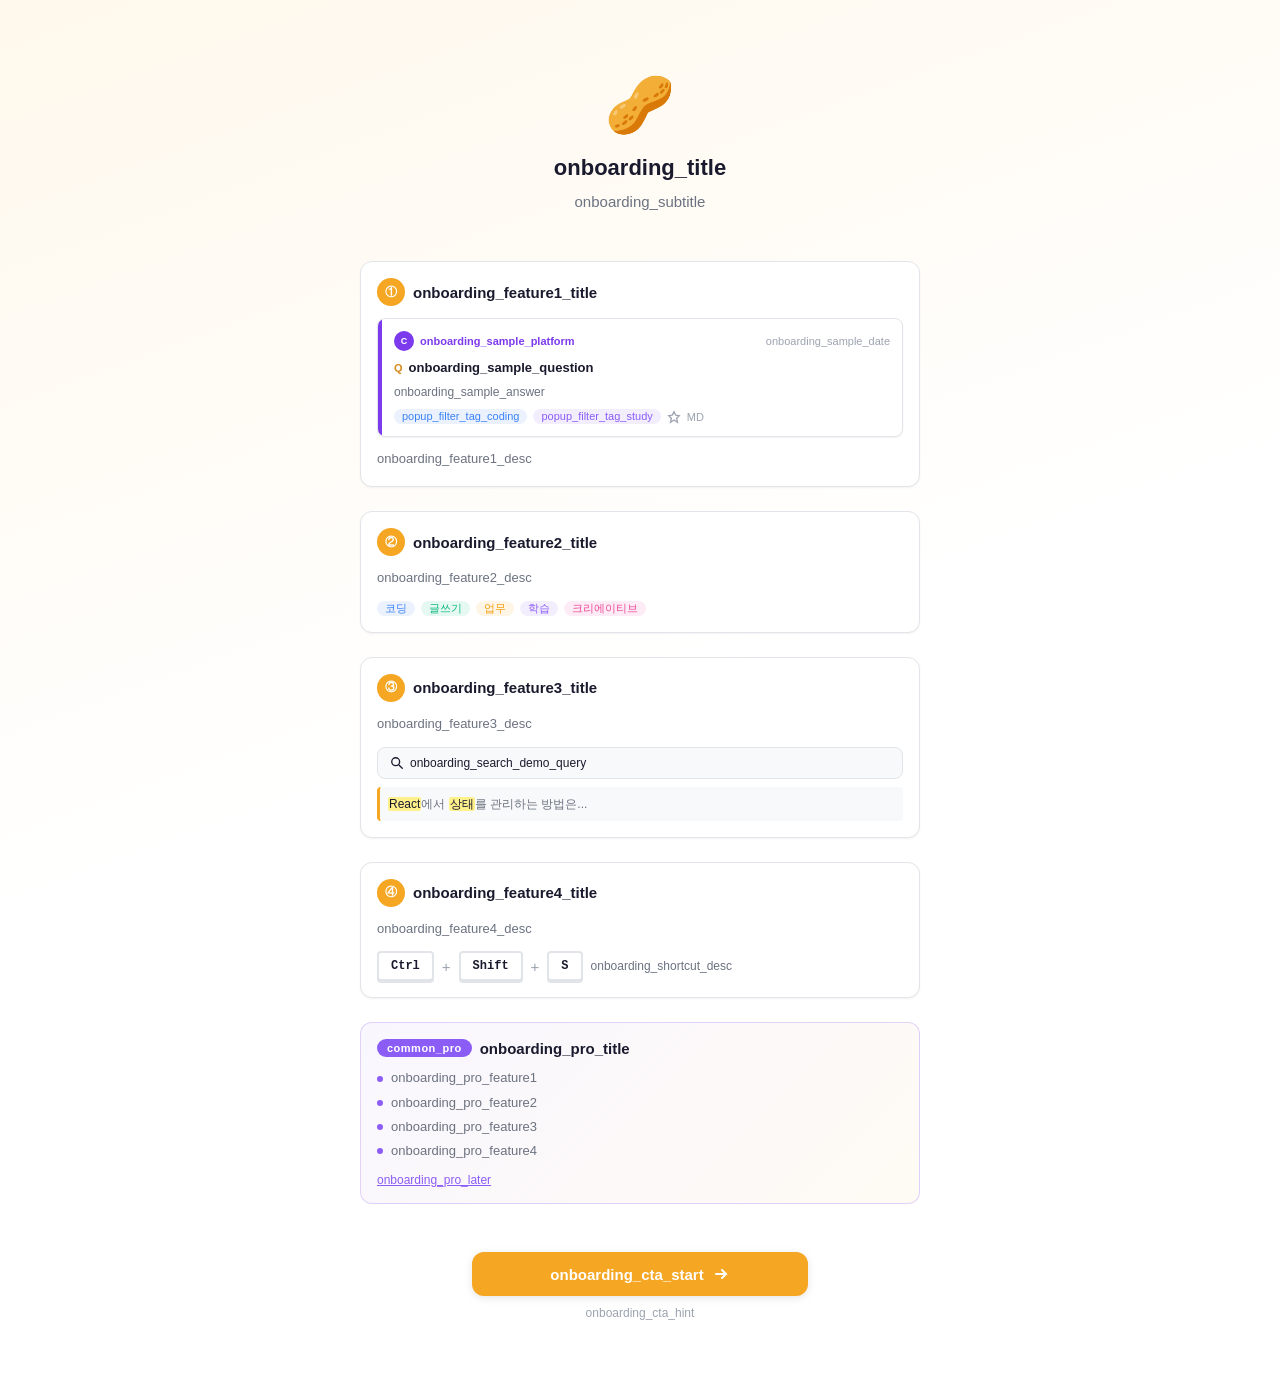
<file: nugget/src/onboarding/onboarding.html>
<!DOCTYPE html>
<html lang="ko">
<head>
  <meta charset="UTF-8" />
  <meta name="viewport" content="width=device-width, initial-scale=1.0" />
  <title>Nugget에 오신 것을 환영해요!</title>
  <link rel="stylesheet" href="onboarding.css" />
</head>
<body>

  <div class="onboarding-container">

    <!-- 히어로 영역 -->
    <header class="hero">
      <div class="hero__icon" aria-hidden="true">🥜</div>
      <h1 class="hero__title" data-i18n="onboarding_title">Nugget에 오신 것을 환영해요!</h1>
      <p class="hero__subtitle" data-i18n="onboarding_subtitle">AI 대화를 자동으로 저장하고 나중에 쉽게 찾아보세요</p>
    </header>

    <!-- ① 자동 저장 안내 -->
    <section class="feature-section" aria-label="자동 저장">
      <div class="feature-header">
        <span class="feature-number" aria-hidden="true">①</span>
        <h2 class="feature-title" data-i18n="onboarding_feature1_title">자동 저장</h2>
      </div>

      <!-- 샘플 카드 (AC-21) — 실제 카드 UI와 동일한 스타일 -->
      <div class="sample-card" aria-label="샘플 대화 카드">
        <div class="sample-card__stripe" aria-hidden="true"></div>
        <div class="sample-card__content">
          <div class="sample-card__header">
            <span class="platform-avatar platform-avatar--claude" aria-label="Claude">C</span>
            <span class="sample-card__platform" data-i18n="onboarding_sample_platform">Claude</span>
            <span class="sample-card__date" data-i18n="onboarding_sample_date">오늘 14:30</span>
          </div>
          <p class="sample-card__question">
            <span class="sample-card__q-label" aria-hidden="true">Q</span>
            <span data-i18n="onboarding_sample_question">React에서 상태관리 어떻게 하나요?</span>
          </p>
          <p class="sample-card__answer" data-i18n="onboarding_sample_answer">
            React에서 상태를 관리하는 방법은 여러 가지가 있습니다. useState는 컴포넌트 내부 상태를, useReducer는 복잡한 상태 로직을 관리하는 데 쓰입니다...
          </p>
          <div class="sample-card__meta">
            <span class="tag-chip tag-chip--코딩" data-i18n="popup_filter_tag_coding">코딩</span>
            <span class="tag-chip tag-chip--학습" data-i18n="popup_filter_tag_study">학습</span>
            <span class="sample-card__star" aria-hidden="true">
              <svg width="14" height="14" viewBox="0 0 16 16" fill="none" stroke="currentColor" stroke-width="1.5">
                <polygon points="8,2 10,6 14,6.5 11,9.5 12,14 8,11.5 4,14 5,9.5 2,6.5 6,6"/>
              </svg>
            </span>
            <span class="sample-card__md" aria-hidden="true">MD</span>
          </div>
        </div>
      </div>

      <p class="feature-desc" data-i18n="onboarding_feature1_desc">
        Claude, ChatGPT, Gemini에서의 대화가 자동으로 저장돼요.
        확장 프로그램이 알아서 챙기니까 신경 쓸 필요 없어요.
      </p>
    </section>

    <!-- ② 똑똑한 정리 -->
    <section class="feature-section" aria-label="자동 정리">
      <div class="feature-header">
        <span class="feature-number" aria-hidden="true">②</span>
        <h2 class="feature-title" data-i18n="onboarding_feature2_title">똑똑한 정리</h2>
      </div>
      <p class="feature-desc" data-i18n="onboarding_feature2_desc">
        자동 태그 (#코딩, #글쓰기, #업무 등)와 잡담 필터로
        중요한 대화만 모아줘요. 인사말이나 짧은 잡담은 따로 분류돼요.
      </p>
      <div class="feature-tags-demo" aria-hidden="true">
        <span class="tag-chip tag-chip--코딩">코딩</span>
        <span class="tag-chip tag-chip--글쓰기">글쓰기</span>
        <span class="tag-chip tag-chip--업무">업무</span>
        <span class="tag-chip tag-chip--학습">학습</span>
        <span class="tag-chip tag-chip--크리에이티브">크리에이티브</span>
      </div>
    </section>

    <!-- ③ 빠른 검색 -->
    <section class="feature-section" aria-label="검색">
      <div class="feature-header">
        <span class="feature-number" aria-hidden="true">③</span>
        <h2 class="feature-title" data-i18n="onboarding_feature3_title">빠른 검색</h2>
      </div>
      <p class="feature-desc" data-i18n="onboarding_feature3_desc">
        키워드, 플랫폼, 날짜, 태그로 원하는 대화를 바로 찾아요.
        검색어는 노란색으로 하이라이팅되어 한눈에 보여요.
      </p>
      <div class="search-demo" aria-hidden="true">
        <div class="search-demo__bar">
          <svg width="14" height="14" viewBox="0 0 16 16" fill="none" stroke="currentColor" stroke-width="1.5" stroke-linecap="round">
            <circle cx="6.5" cy="6.5" r="4.5"/>
            <line x1="10.5" y1="10.5" x2="14" y2="14"/>
          </svg>
          <span data-i18n="onboarding_search_demo_query">React 상태관리</span>
        </div>
        <p class="search-demo__result">
          <mark class="search-highlight">React</mark>에서 <mark class="search-highlight">상태</mark>를 관리하는 방법은...
        </p>
      </div>
    </section>

    <!-- ④ 단축키 -->
    <section class="feature-section" aria-label="단축키">
      <div class="feature-header">
        <span class="feature-number" aria-hidden="true">④</span>
        <h2 class="feature-title" data-i18n="onboarding_feature4_title">단축키</h2>
      </div>
      <p class="feature-desc" data-i18n="onboarding_feature4_desc">
        가장 최근 대화에 바로 별표를 달 수 있어요.
        중요한 대화를 나중에 쉽게 찾아보세요.
      </p>
      <div class="shortcut-demo" aria-label="단축키: Ctrl+Shift+S">
        <kbd class="key-chip">Ctrl</kbd>
        <span class="key-plus" aria-hidden="true">+</span>
        <kbd class="key-chip">Shift</kbd>
        <span class="key-plus" aria-hidden="true">+</span>
        <kbd class="key-chip">S</kbd>
        <span class="shortcut-desc" data-i18n="onboarding_shortcut_desc">→ 별표 토글</span>
      </div>
    </section>

    <!-- Pro 소개 (AC-21, AC-24 — 가볍게) -->
    <section class="pro-preview" aria-label="Pro 플랜 소개">
      <div class="pro-preview__inner">
        <div class="pro-preview__header">
          <span class="pro-badge" data-i18n="common_pro">PRO</span>
          <h2 class="pro-preview__title" data-i18n="onboarding_pro_title">Pro로 더 많이 활용하세요</h2>
        </div>
        <ul class="pro-preview__list">
          <li data-i18n="onboarding_pro_feature1">무제한 저장 (무료: 500개)</li>
          <li data-i18n="onboarding_pro_feature2">커스텀 태그 추가</li>
          <li data-i18n="onboarding_pro_feature3">무제한 Markdown 복사</li>
          <li data-i18n="onboarding_pro_feature4">PDF / Markdown 파일 내보내기</li>
        </ul>
        <button class="btn-pro-later" id="btn-pro-later" data-i18n="onboarding_pro_later">나중에 알아보기</button>
      </div>
    </section>

    <!-- CTA -->
    <div class="cta-area">
      <button class="btn-start" id="btn-start">
        <span data-i18n="onboarding_cta_start">Nugget 시작하기</span>
        <svg width="18" height="18" viewBox="0 0 18 18" fill="none" stroke="currentColor" stroke-width="2" stroke-linecap="round" aria-hidden="true">
          <line x1="4" y1="9" x2="14" y2="9"/>
          <polyline points="10,5 14,9 10,13"/>
        </svg>
      </button>
      <p class="cta-hint" data-i18n="onboarding_cta_hint">Claude, ChatGPT, Gemini에서 대화를 시작하면 자동으로 저장돼요</p>
    </div>

  </div>

  <script src="../utils/i18n.js"></script>
  <script src="../utils/theme.js"></script>
  <script src="onboarding.js"></script>
</body>
</html>
</file>
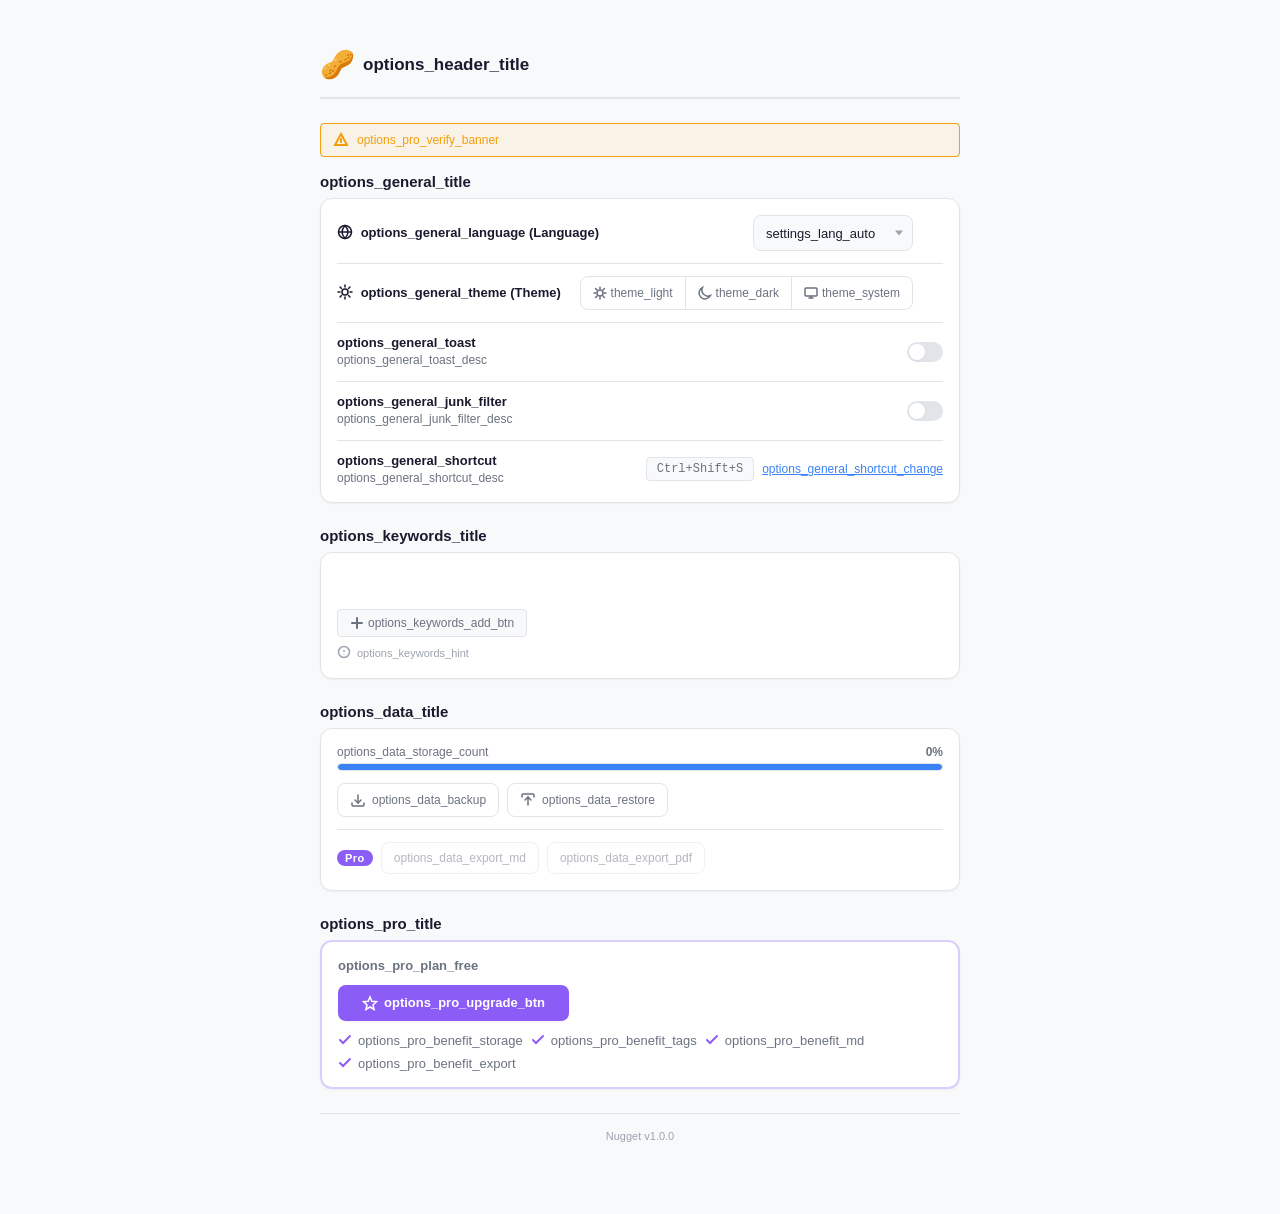
<file: nugget/src/options/options.html>
<!DOCTYPE html>
<html lang="ko">
<head>
  <meta charset="UTF-8" />
  <meta name="viewport" content="width=device-width, initial-scale=1.0" />
  <title>Nugget 설정</title>
  <link rel="stylesheet" href="options.css" />
</head>
<body>

  <div class="options-container">

    <!-- 헤더 -->
    <header class="options-header">
      <span class="options-header__icon" aria-hidden="true">🥜</span>
      <h1 class="options-header__title" data-i18n="options_header_title">Nugget 설정</h1>
    </header>

    <!-- Pro 오프라인 배너 (AC-24a) -->
    <div id="pro-verify-banner" class="pro-verify-banner" hidden role="alert">
      <svg width="16" height="16" viewBox="0 0 16 16" fill="none" stroke="currentColor" stroke-width="2" stroke-linecap="round" aria-hidden="true">
        <path d="M8 2L14 13H2L8 2Z"/>
        <line x1="8" y1="7" x2="8" y2="10"/>
        <circle cx="8" cy="12" r="0.5" fill="currentColor" stroke="none"/>
      </svg>
      <span data-i18n="options_pro_verify_banner">구독 확인이 필요해요. 인터넷 연결 시 자동으로 확인됩니다.</span>
    </div>

    <!-- ① 일반 설정 -->
    <section class="settings-section" data-i18n-aria="options_general_title" aria-label="일반 설정">
      <h2 class="settings-section__title" data-i18n="options_general_title">일반 설정</h2>
      <div class="settings-card">

        <!-- [v1.1] 언어 선택 -->
        <div class="settings-row" id="row-language">
          <div class="settings-row__label">
            <span class="settings-row__title">
              <svg width="16" height="16" viewBox="0 0 16 16" fill="none" stroke="currentColor" stroke-width="1.5" stroke-linecap="round" aria-hidden="true" style="vertical-align:-3px;margin-right:4px;">
                <circle cx="8" cy="8" r="6.5"/>
                <path d="M8 1.5C8 1.5 5 5 5 8s3 6.5 3 6.5M8 1.5C8 1.5 11 5 11 8s-3 6.5-3 6.5M1.5 8h13"/>
              </svg>
              <span data-i18n="options_general_language">언어</span>
              <span class="setting-label__sub">(Language)</span>
            </span>
          </div>
          <div class="settings-row__right" style="display:flex;align-items:center;gap:8px;">
            <div class="language-select-wrap">
              <select id="select-language" class="language-select" aria-label="언어 선택">
                <option value="auto" data-i18n="settings_lang_auto">자동 (브라우저 언어)</option>
                <option value="ko">한국어</option>
                <option value="en">English</option>
              </select>
            </div>
            <span class="setting-saved-indicator" id="lang-saved-indicator" aria-live="polite">
              <svg width="14" height="14" viewBox="0 0 14 14" fill="none" stroke="currentColor" stroke-width="2" stroke-linecap="round" aria-hidden="true"><polyline points="2,7 5,10 12,3"/></svg>
            </span>
          </div>
        </div>

        <div class="settings-divider" aria-hidden="true"></div>

        <!-- [v1.1] 테마 선택 -->
        <div class="settings-row" id="row-theme">
          <div class="settings-row__label">
            <span class="settings-row__title">
              <svg width="16" height="16" viewBox="0 0 16 16" fill="none" stroke="currentColor" stroke-width="1.5" stroke-linecap="round" aria-hidden="true" style="vertical-align:-3px;margin-right:4px;">
                <circle cx="8" cy="8" r="3"/>
                <path d="M8 1v2M8 13v2M1 8h2M13 8h2M3.05 3.05l1.41 1.41M11.54 11.54l1.41 1.41M3.05 12.95l1.41-1.41M11.54 4.46l1.41-1.41"/>
              </svg>
              <span data-i18n="options_general_theme">테마</span>
              <span class="setting-label__sub">(Theme)</span>
            </span>
          </div>
          <div class="settings-row__right" style="display:flex;align-items:center;gap:8px;">
            <div class="theme-selector" role="group" aria-label="테마 선택">
              <button class="theme-selector__btn" id="btn-theme-light" data-theme-value="light" aria-pressed="false">
                <svg width="14" height="14" viewBox="0 0 14 14" fill="none" stroke="currentColor" stroke-width="1.5" stroke-linecap="round" aria-hidden="true">
                  <circle cx="7" cy="7" r="3"/>
                  <path d="M7 1v2M7 11v2M1 7h2M11 7h2M2.64 2.64l1.41 1.41M10 10l1.41 1.41M2.64 11.36l1.41-1.41M10 4l1.41-1.41"/>
                </svg>
                <span data-i18n="theme_light">라이트</span>
              </button>
              <button class="theme-selector__btn" id="btn-theme-dark" data-theme-value="dark" aria-pressed="false">
                <svg width="14" height="14" viewBox="0 0 14 14" fill="none" stroke="currentColor" stroke-width="1.5" stroke-linecap="round" aria-hidden="true">
                  <path d="M12.5 9.5A6 6 0 014.5 1.5a6 6 0 108 8z"/>
                </svg>
                <span data-i18n="theme_dark">다크</span>
              </button>
              <button class="theme-selector__btn" id="btn-theme-system" data-theme-value="system" aria-pressed="false">
                <svg width="14" height="14" viewBox="0 0 14 14" fill="none" stroke="currentColor" stroke-width="1.5" stroke-linecap="round" aria-hidden="true">
                  <rect x="1" y="2" width="12" height="8" rx="1"/>
                  <path d="M5 12h4M7 10v2"/>
                </svg>
                <span data-i18n="theme_system">시스템</span>
              </button>
            </div>
            <span class="setting-saved-indicator" id="theme-saved-indicator" aria-live="polite">
              <svg width="14" height="14" viewBox="0 0 14 14" fill="none" stroke="currentColor" stroke-width="2" stroke-linecap="round" aria-hidden="true"><polyline points="2,7 5,10 12,3"/></svg>
            </span>
          </div>
        </div>

        <div class="settings-divider" aria-hidden="true"></div>

        <div class="settings-row">
          <div class="settings-row__label">
            <span class="settings-row__title" data-i18n="options_general_toast">토스트 알림</span>
            <span class="settings-row__desc" data-i18n="options_general_toast_desc">대화 저장 시 화면에 알림 표시</span>
          </div>
          <label class="toggle-switch" data-i18n-aria="options_general_toast_aria" aria-label="토스트 알림 켜기/끄기">
            <input type="checkbox" id="toggle-toast" role="switch" />
            <span class="toggle-switch__track"></span>
          </label>
        </div>

        <div class="settings-divider" aria-hidden="true"></div>

        <div class="settings-row">
          <div class="settings-row__label">
            <span class="settings-row__title" data-i18n="options_general_junk_filter">잡담 필터</span>
            <span class="settings-row__desc" data-i18n="options_general_junk_filter_desc">짧은 인사말 등 잡담을 자동으로 분류</span>
          </div>
          <label class="toggle-switch" data-i18n-aria="options_general_junk_filter_aria" aria-label="잡담 필터 켜기/끄기">
            <input type="checkbox" id="toggle-junk-filter" role="switch" />
            <span class="toggle-switch__track"></span>
          </label>
        </div>

        <div class="settings-divider" aria-hidden="true"></div>

        <div class="settings-row">
          <div class="settings-row__label">
            <span class="settings-row__title" data-i18n="options_general_shortcut">단축키</span>
            <span class="settings-row__desc" data-i18n="options_general_shortcut_desc">가장 최근 대화에 별표 토글</span>
          </div>
          <div class="settings-row__right">
            <kbd class="shortcut-chip" id="shortcut-display">Ctrl+Shift+S</kbd>
            <button class="btn-text-link" id="btn-change-shortcut" data-i18n-title="options_general_shortcut_change" title="단축키 변경" data-i18n="options_general_shortcut_change">변경</button>
          </div>
        </div>

      </div>
    </section>

    <!-- ② 잡담 키워드 관리 (AC-6) -->
    <section class="settings-section" data-i18n-aria="options_keywords_title" aria-label="잡담 키워드 관리">
      <h2 class="settings-section__title" data-i18n="options_keywords_title">잡담 키워드 관리</h2>
      <div class="settings-card">
        <div class="keywords-container" id="keywords-container" data-i18n-aria="options_keywords_container_aria" aria-label="잡담 키워드 목록">
          <!-- 키워드 칩들이 여기에 동적 렌더링 -->
        </div>
        <div class="keywords-add-row">
          <input
            type="text"
            id="keyword-input"
            class="keyword-input"
            placeholder="새 키워드 추가..."
            maxlength="30"
            aria-label="새 잡담 키워드"
            hidden
            data-i18n-placeholder="options_keywords_add_placeholder"
          />
          <button class="btn-add-keyword" id="btn-add-keyword" aria-label="키워드 추가">
            <svg width="14" height="14" viewBox="0 0 14 14" fill="none" stroke="currentColor" stroke-width="2" stroke-linecap="round" aria-hidden="true">
              <line x1="7" y1="2" x2="7" y2="12"/>
              <line x1="2" y1="7" x2="12" y2="7"/>
            </svg>
            <span data-i18n="options_keywords_add_btn">추가</span>
          </button>
        </div>
        <p class="settings-hint">
          <svg width="14" height="14" viewBox="0 0 14 14" fill="none" stroke="currentColor" stroke-width="1.5" aria-hidden="true">
            <circle cx="7" cy="7" r="5.5"/>
            <line x1="7" y1="5" x2="7" y2="7"/>
            <circle cx="7" cy="9.5" r="0.5" fill="currentColor" stroke="none"/>
          </svg>
          <span data-i18n="options_keywords_hint">여기 있는 단어와 정확히 일치하는 질문은 잡담으로 분류돼요</span>
        </p>
      </div>
    </section>

    <!-- ③ 데이터 관리 (AC-17, AC-18) -->
    <section class="settings-section" data-i18n-aria="options_data_title" aria-label="데이터 관리">
      <h2 class="settings-section__title" data-i18n="options_data_title">데이터 관리</h2>
      <div class="settings-card">
        <!-- 저장 현황 -->
        <div class="storage-info">
          <div class="storage-info__header">
            <span class="storage-info__count" id="storage-count" data-i18n="options_data_storage_count">저장된 대화: - / 500개</span>
            <span class="storage-info__percent" id="storage-percent">0%</span>
          </div>
          <div class="progress-bar" role="progressbar" aria-valuenow="0" aria-valuemin="0" aria-valuemax="100" id="storage-progress-bar">
            <div class="progress-bar__fill" id="storage-progress-fill"></div>
          </div>
        </div>

        <!-- 백업/복원 버튼 -->
        <div class="data-buttons">
          <button class="btn-secondary" id="btn-export-json">
            <svg width="16" height="16" viewBox="0 0 16 16" fill="none" stroke="currentColor" stroke-width="1.5" stroke-linecap="round" aria-hidden="true">
              <path d="M2 11v2a1 1 0 001 1h10a1 1 0 001-1v-2"/>
              <polyline points="5,8 8,11 11,8"/>
              <line x1="8" y1="3" x2="8" y2="11"/>
            </svg>
            <span data-i18n="options_data_backup">백업 (JSON)</span>
          </button>
          <button class="btn-secondary" id="btn-import-json">
            <svg width="16" height="16" viewBox="0 0 16 16" fill="none" stroke="currentColor" stroke-width="1.5" stroke-linecap="round" aria-hidden="true">
              <path d="M2 5v-2a1 1 0 011-1h10a1 1 0 011 1v2"/>
              <polyline points="5,8 8,5 11,8"/>
              <line x1="8" y1="5" x2="8" y2="13"/>
            </svg>
            <span data-i18n="options_data_restore">복원</span>
          </button>
        </div>

        <!-- Pro 전용 내보내기 -->
        <div class="pro-export-row">
          <span class="pro-label">Pro</span>
          <button class="btn-secondary btn-secondary--pro" id="btn-export-md" disabled>
            <span data-i18n="options_data_export_md">Markdown 내보내기</span>
          </button>
          <button class="btn-secondary btn-secondary--pro" id="btn-export-pdf" disabled>
            <span data-i18n="options_data_export_pdf">PDF 내보내기</span>
          </button>
        </div>
      </div>
    </section>

    <!-- ④ Pro 구독 (AC-22) -->
    <section class="settings-section" data-i18n-aria="options_pro_title" aria-label="Pro 구독">
      <h2 class="settings-section__title" data-i18n="options_pro_title">Pro 구독</h2>
      <div class="settings-card pro-card">
        <div class="pro-status" id="pro-status">
          <span class="pro-status__plan" id="pro-plan-label" data-i18n="options_pro_plan_free">현재: 무료 플랜</span>
        </div>
        <!-- 무료 사용자에게 표시 -->
        <div id="upgrade-section">
          <button class="btn-pro-upgrade" id="btn-pro-upgrade">
            <svg width="16" height="16" viewBox="0 0 16 16" fill="none" stroke="currentColor" stroke-width="1.5" aria-hidden="true">
              <polygon points="8,2 9.8,6.2 14.5,6.7 11,9.9 12.1,14.5 8,12 3.9,14.5 5,9.9 1.5,6.7 6.2,6.2"/>
            </svg>
            <span data-i18n="options_pro_upgrade_btn">Pro로 업그레이드</span>
          </button>
          <ul class="pro-benefits">
            <li class="pro-benefit-item">
              <svg width="14" height="14" viewBox="0 0 14 14" fill="none" stroke="var(--color-pro)" stroke-width="2" stroke-linecap="round" aria-hidden="true"><polyline points="2,7 5,10 12,3"/></svg>
              <span data-i18n="options_pro_benefit_storage">무제한 저장</span>
            </li>
            <li class="pro-benefit-item">
              <svg width="14" height="14" viewBox="0 0 14 14" fill="none" stroke="var(--color-pro)" stroke-width="2" stroke-linecap="round" aria-hidden="true"><polyline points="2,7 5,10 12,3"/></svg>
              <span data-i18n="options_pro_benefit_tags">커스텀 태그</span>
            </li>
            <li class="pro-benefit-item">
              <svg width="14" height="14" viewBox="0 0 14 14" fill="none" stroke="var(--color-pro)" stroke-width="2" stroke-linecap="round" aria-hidden="true"><polyline points="2,7 5,10 12,3"/></svg>
              <span data-i18n="options_pro_benefit_md">무제한 MD 복사</span>
            </li>
            <li class="pro-benefit-item">
              <svg width="14" height="14" viewBox="0 0 14 14" fill="none" stroke="var(--color-pro)" stroke-width="2" stroke-linecap="round" aria-hidden="true"><polyline points="2,7 5,10 12,3"/></svg>
              <span data-i18n="options_pro_benefit_export">PDF / Markdown 내보내기</span>
            </li>
          </ul>
        </div>
        <!-- Pro 사용자에게 표시 -->
        <div id="pro-active-section" hidden>
          <p class="pro-active-msg">
            <svg width="16" height="16" viewBox="0 0 16 16" fill="none" stroke="var(--color-pro)" stroke-width="2" stroke-linecap="round" aria-hidden="true"><polyline points="3,8 6,12 13,4"/></svg>
            <span data-i18n="options_pro_active_msg">Pro 구독이 활성 상태예요. 모든 기능을 제한 없이 사용할 수 있어요.</span>
          </p>
        </div>
      </div>
    </section>

    <!-- 버전 정보 -->
    <footer class="options-footer">
      <span id="version-info">Nugget v1.1.0</span>
    </footer>

  </div>

  <!-- 숨겨진 파일 입력 (복원용) -->
  <input type="file" id="import-file-input" accept=".json" hidden aria-hidden="true" />

  <!-- 인앱 토스트 -->
  <div id="options-toast" class="options-toast" hidden role="status" aria-live="polite"></div>

  <!-- 모달: 파일 에러 -->
  <div id="modal-overlay" class="modal-overlay" hidden>
    <div class="modal" role="dialog" aria-modal="true" aria-labelledby="modal-title">
      <h2 id="modal-title" class="modal__title" data-i18n="options_modal_file_error_title">파일을 읽을 수 없어요</h2>
      <p class="modal__body" id="modal-body" data-i18n="options_modal_file_error_body">Nugget JSON 백업 파일인지 확인해 주세요.</p>
      <div class="modal__actions">
        <button class="btn-primary" id="btn-modal-close" data-i18n="options_modal_confirm">확인</button>
      </div>
    </div>
  </div>

  <script src="../utils/i18n.js"></script>
  <script src="../utils/theme.js"></script>
  <script src="options.js"></script>
</body>
</html>
</file>
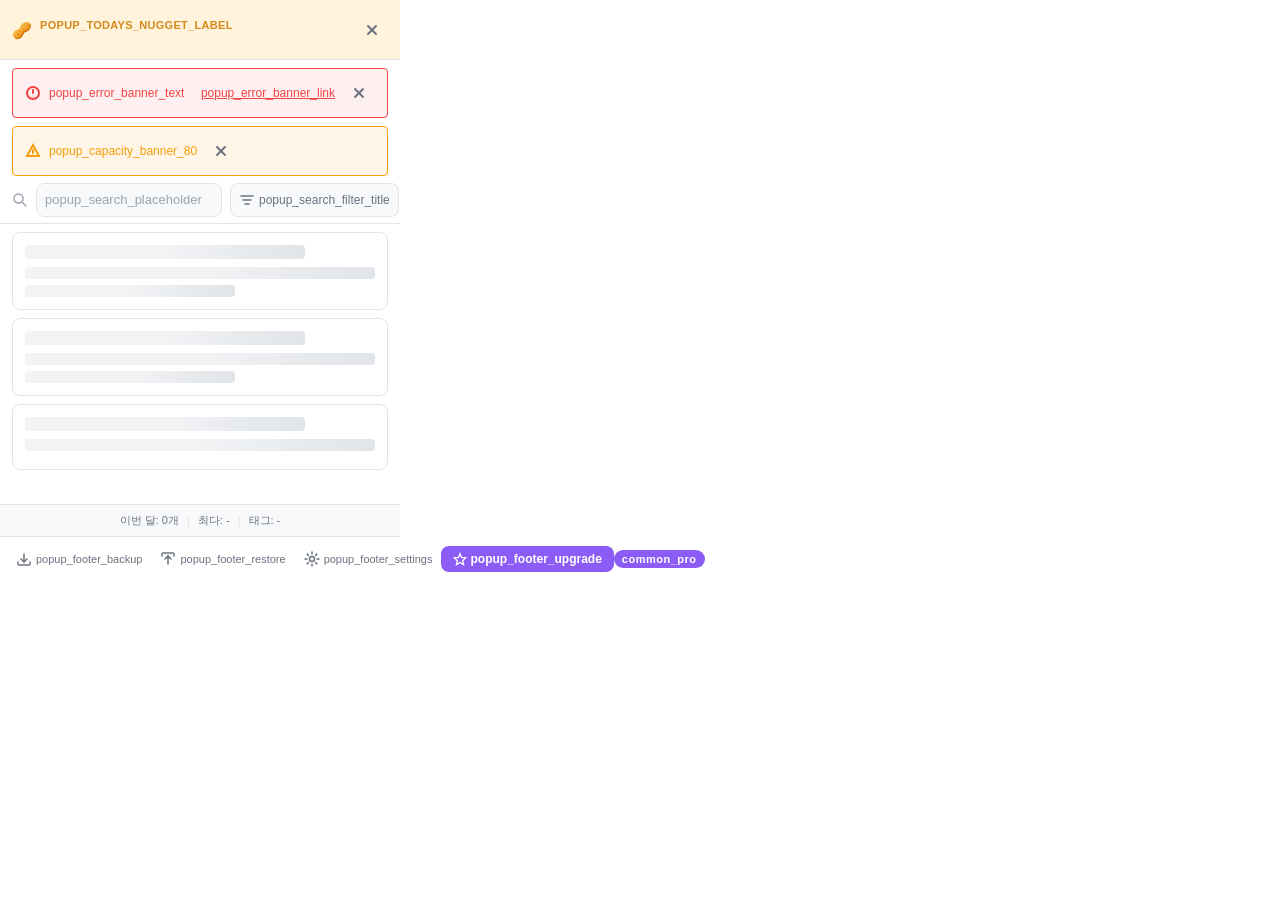
<file: nugget/src/popup/popup.html>
<!DOCTYPE html>
<html lang="ko">
<head>
  <meta charset="UTF-8" />
  <meta name="viewport" content="width=device-width, initial-scale=1.0" />
  <title>Nugget – AI Chat Memory</title>
  <link rel="stylesheet" href="popup.css" />
</head>
<body>

  <!-- ① Today's Nugget 배너 (AC-20) -->
  <section id="todays-nugget" class="todays-nugget" hidden aria-label="Today's Nugget">
    <div class="todays-nugget__inner">
      <span class="todays-nugget__icon" aria-hidden="true">🥜</span>
      <div class="todays-nugget__content">
        <span class="todays-nugget__label" data-i18n="popup_todays_nugget_label">Today's Nugget</span>
        <p class="todays-nugget__text" id="todays-nugget-text"></p>
      </div>
    </div>
    <button class="todays-nugget__close icon-btn" id="btn-dismiss-nugget" data-i18n-aria="popup_todays_nugget_close_aria" aria-label="Today's Nugget 닫기">
      <svg width="16" height="16" viewBox="0 0 16 16" fill="none" stroke="currentColor" stroke-width="2" stroke-linecap="round">
        <line x1="4" y1="4" x2="12" y2="12"/>
        <line x1="12" y1="4" x2="4" y2="12"/>
      </svg>
    </button>
  </section>

  <!-- 셀렉터 실패 에러 배너 (AC-3) -->
  <div id="error-banner" class="error-banner" hidden role="alert">
    <svg width="16" height="16" viewBox="0 0 16 16" fill="none" stroke="currentColor" stroke-width="2" stroke-linecap="round">
      <circle cx="8" cy="8" r="6"/>
      <line x1="8" y1="5" x2="8" y2="8"/>
      <circle cx="8" cy="11" r="0.5" fill="currentColor" stroke="none"/>
    </svg>
    <span id="error-banner-text" data-i18n="popup_error_banner_text">대화 저장이 일시 중단됐어요. 업데이트를 확인해 주세요.</span>
    <a id="error-banner-link" href="#" target="_blank" class="error-banner__link" data-i18n="popup_error_banner_link">업데이트 확인</a>
    <button id="btn-close-error" class="icon-btn error-banner__close" data-i18n-aria="popup_error_banner_close_aria" aria-label="닫기">
      <svg width="14" height="14" viewBox="0 0 14 14" fill="none" stroke="currentColor" stroke-width="2" stroke-linecap="round">
        <line x1="3" y1="3" x2="11" y2="11"/>
        <line x1="11" y1="3" x2="3" y2="11"/>
      </svg>
    </button>
  </div>

  <!-- 용량 경고 배너 (AC-18) -->
  <div id="capacity-banner" class="capacity-banner" hidden role="alert">
    <svg width="16" height="16" viewBox="0 0 16 16" fill="none" stroke="currentColor" stroke-width="2" stroke-linecap="round">
      <path d="M8 2L14 13H2L8 2Z"/>
      <line x1="8" y1="7" x2="8" y2="10"/>
      <circle cx="8" cy="12" r="0.5" fill="currentColor" stroke="none"/>
    </svg>
    <span id="capacity-banner-text" data-i18n="popup_capacity_banner_80">저장 공간이 80%가 됐어요. 백업을 추천해요!</span>
    <button id="btn-upgrade-capacity" class="capacity-banner__upgrade" hidden data-i18n="popup_capacity_upgrade">Pro 업그레이드</button>
    <button id="btn-close-capacity" class="icon-btn capacity-banner__close" data-i18n-aria="popup_capacity_close_aria" aria-label="닫기">
      <svg width="14" height="14" viewBox="0 0 14 14" fill="none" stroke="currentColor" stroke-width="2" stroke-linecap="round">
        <line x1="3" y1="3" x2="11" y2="11"/>
        <line x1="11" y1="3" x2="3" y2="11"/>
      </svg>
    </button>
  </div>

  <!-- ② 검색바 -->
  <div class="search-bar" role="search">
    <label for="search-input" class="sr-only" data-i18n="popup_search_label">대화 검색</label>
    <svg class="search-bar__icon" width="16" height="16" viewBox="0 0 16 16" fill="none" stroke="currentColor" stroke-width="1.5" stroke-linecap="round" aria-hidden="true">
      <circle cx="6.5" cy="6.5" r="4.5"/>
      <line x1="10.5" y1="10.5" x2="14" y2="14"/>
    </svg>
    <input
      type="search"
      id="search-input"
      class="search-bar__input"
      placeholder="대화 검색..."
      aria-label="대화 검색"
      autocomplete="off"
      data-i18n-placeholder="popup_search_placeholder"
      data-i18n-aria="popup_search_label"
    />
    <button
      id="btn-filter-toggle"
      class="search-bar__filter-btn"
      aria-expanded="false"
      aria-controls="filter-panel"
      data-i18n-title="popup_search_filter_title"
      title="필터"
    >
      <svg width="16" height="16" viewBox="0 0 16 16" fill="none" stroke="currentColor" stroke-width="1.5" stroke-linecap="round" aria-hidden="true">
        <line x1="2" y1="4" x2="14" y2="4"/>
        <line x1="4" y1="8" x2="12" y2="8"/>
        <line x1="6" y1="12" x2="10" y2="12"/>
      </svg>
      <span data-i18n="popup_search_filter_title">필터</span>
      <span class="filter-active-dot" id="filter-active-dot" hidden aria-hidden="true"></span>
    </button>
  </div>

  <!-- ③ 필터 행 (기본 숨김) -->
  <div id="filter-panel" class="filter-panel" hidden data-i18n-aria="popup_filter_aria" aria-label="필터 옵션">
    <!-- 플랫폼 필터 -->
    <div class="filter-row">
      <button class="filter-chip platform-chip" data-platform="claude" aria-pressed="false">
        <span class="platform-avatar platform-avatar--claude">C</span> <span data-i18n="popup_filter_platform_claude">Claude</span>
      </button>
      <button class="filter-chip platform-chip" data-platform="chatgpt" aria-pressed="false">
        <span class="platform-avatar platform-avatar--chatgpt">G</span> <span data-i18n="popup_filter_platform_chatgpt">ChatGPT</span>
      </button>
      <button class="filter-chip platform-chip" data-platform="gemini" aria-pressed="false">
        <span class="platform-avatar platform-avatar--gemini">Ge</span> <span data-i18n="popup_filter_platform_gemini">Gemini</span>
      </button>

      <!-- 기간 필터 -->
      <div class="filter-dropdown-wrap">
        <button class="filter-chip filter-chip--dropdown" id="btn-period-filter" aria-haspopup="true" aria-expanded="false">
          <span data-i18n="popup_filter_period">기간</span> <svg width="10" height="10" viewBox="0 0 10 10" fill="none" stroke="currentColor" stroke-width="1.5"><polyline points="2,3 5,7 8,3"/></svg>
        </button>
        <div id="period-dropdown" class="filter-dropdown" hidden role="listbox" data-i18n-aria="popup_filter_period" aria-label="기간 선택">
          <button class="filter-dropdown__item" data-period="all" role="option" aria-selected="true" data-i18n="popup_filter_period_all">전체</button>
          <button class="filter-dropdown__item" data-period="today" role="option" aria-selected="false" data-i18n="popup_filter_period_today">오늘</button>
          <button class="filter-dropdown__item" data-period="week" role="option" aria-selected="false" data-i18n="popup_filter_period_week">이번 주</button>
          <button class="filter-dropdown__item" data-period="month" role="option" aria-selected="false" data-i18n="popup_filter_period_month">이번 달</button>
          <button class="filter-dropdown__item" data-period="custom" role="option" aria-selected="false" data-i18n="popup_filter_period_custom">직접 설정</button>
        </div>
      </div>

      <!-- 날짜 범위 (직접 설정 선택 시 노출) -->
      <div id="custom-date-range" class="custom-date-range" hidden>
        <input type="date" id="date-from" class="date-input" data-i18n-aria="popup_date_from_aria" aria-label="시작 날짜" />
        <span class="date-range-sep">~</span>
        <input type="date" id="date-to" class="date-input" data-i18n-aria="popup_date_to_aria" aria-label="종료 날짜" />
      </div>

      <!-- 태그 필터 -->
      <div class="filter-dropdown-wrap">
        <button class="filter-chip filter-chip--dropdown" id="btn-tag-filter" aria-haspopup="true" aria-expanded="false">
          <span data-i18n="popup_filter_tag">태그</span> <svg width="10" height="10" viewBox="0 0 10 10" fill="none" stroke="currentColor" stroke-width="1.5"><polyline points="2,3 5,7 8,3"/></svg>
        </button>
        <div id="tag-dropdown" class="filter-dropdown" hidden role="listbox" data-i18n-aria="popup_filter_tag" aria-label="태그 선택">
          <button class="filter-dropdown__item" data-tag="all" role="option" aria-selected="true" data-i18n="popup_filter_tag_all">전체</button>
          <button class="filter-dropdown__item" data-tag="코딩" role="option" aria-selected="false" data-i18n="popup_filter_tag_coding">코딩</button>
          <button class="filter-dropdown__item" data-tag="글쓰기" role="option" aria-selected="false" data-i18n="popup_filter_tag_writing">글쓰기</button>
          <button class="filter-dropdown__item" data-tag="업무" role="option" aria-selected="false" data-i18n="popup_filter_tag_work">업무</button>
          <button class="filter-dropdown__item" data-tag="학습" role="option" aria-selected="false" data-i18n="popup_filter_tag_study">학습</button>
          <button class="filter-dropdown__item" data-tag="크리에이티브" role="option" aria-selected="false" data-i18n="popup_filter_tag_creative">크리에이티브</button>
          <button class="filter-dropdown__item" data-tag="기타" role="option" aria-selected="false" data-i18n="popup_filter_tag_other">기타</button>
        </div>
      </div>
    </div>

    <div class="filter-row filter-row--toggles">
      <button class="filter-chip filter-chip--toggle" id="btn-starred-filter" aria-pressed="false">
        <svg width="14" height="14" viewBox="0 0 16 16" fill="none" stroke="currentColor" stroke-width="1.5" aria-hidden="true"><polygon points="8,2 10,6 14,6.5 11,9.5 12,14 8,11.5 4,14 5,9.5 2,6.5 6,6"/></svg>
        <span data-i18n="popup_filter_starred">별표만</span>
      </button>
      <button class="filter-chip filter-chip--toggle" id="btn-junk-filter" aria-pressed="false">
        <span data-i18n="popup_filter_junk">잡담 포함</span>
      </button>
      <button class="filter-reset" id="btn-filter-reset" data-i18n="popup_filter_reset">필터 초기화</button>
    </div>
  </div>

  <!-- ④ 카드 리스트 (스크롤 영역) -->
  <main id="card-list" class="card-list" data-i18n-aria="popup_card_list_aria" aria-label="저장된 대화 목록" aria-live="polite">
    <!-- 로딩 스켈레톤 -->
    <div id="skeleton-loader" class="skeleton-container">
      <div class="skeleton-card">
        <div class="skeleton skeleton--title"></div>
        <div class="skeleton skeleton--text"></div>
        <div class="skeleton skeleton--text skeleton--text-short"></div>
      </div>
      <div class="skeleton-card">
        <div class="skeleton skeleton--title"></div>
        <div class="skeleton skeleton--text"></div>
        <div class="skeleton skeleton--text skeleton--text-short"></div>
      </div>
      <div class="skeleton-card">
        <div class="skeleton skeleton--title"></div>
        <div class="skeleton skeleton--text"></div>
      </div>
    </div>

    <!-- 빈 상태 -->
    <div id="empty-state" class="empty-state" hidden>
      <div class="empty-state__icon" aria-hidden="true">
        <svg width="48" height="48" viewBox="0 0 48 48" fill="none" stroke="currentColor" stroke-width="1.5" stroke-linecap="round">
          <path d="M24 8C15.163 8 8 15.163 8 24s7.163 16 16 16 16-7.163 16-16S32.837 8 24 8z"/>
          <path d="M18 22s1.5-3 6-3 6 3 6 3"/>
          <circle cx="19" cy="19" r="1.5" fill="currentColor"/>
          <circle cx="29" cy="19" r="1.5" fill="currentColor"/>
        </svg>
      </div>
      <p class="empty-state__title" id="empty-state-title" data-i18n="popup_empty_title">아직 저장된 대화가 없어요</p>
      <p class="empty-state__desc" id="empty-state-desc" data-i18n="popup_empty_desc">AI 사이트에서 대화를 시작해 보세요</p>
      <button class="btn-text" id="btn-empty-reset-filter" hidden data-i18n="popup_empty_reset_filter">필터 초기화</button>
    </div>

    <!-- 카드들이 여기에 동적으로 추가됩니다 -->
    <div id="cards-container"></div>
  </main>

  <!-- ⑤ 미니 통계 (AC-25) -->
  <div class="mini-stats" id="mini-stats" data-i18n-aria="popup_stat_aria" aria-label="이번 달 통계">
    <span class="mini-stats__item" id="stat-count">이번 달: -</span>
    <span class="mini-stats__divider" aria-hidden="true">|</span>
    <span class="mini-stats__item" id="stat-platform">최다: -</span>
    <span class="mini-stats__divider" aria-hidden="true">|</span>
    <span class="mini-stats__item" id="stat-tag">최다 태그: -</span>
  </div>

  <!-- ⑥ 하단 버튼 영역 -->
  <footer class="popup-footer">
    <div class="popup-footer__left">
      <button class="btn-ghost footer-btn" id="btn-backup" data-i18n-title="popup_footer_backup" title="백업">
        <svg width="16" height="16" viewBox="0 0 16 16" fill="none" stroke="currentColor" stroke-width="1.5" stroke-linecap="round" aria-hidden="true">
          <path d="M2 11v2a1 1 0 001 1h10a1 1 0 001-1v-2"/>
          <polyline points="5,8 8,11 11,8"/>
          <line x1="8" y1="3" x2="8" y2="11"/>
        </svg>
        <span data-i18n="popup_footer_backup">백업</span>
      </button>
      <button class="btn-ghost footer-btn" id="btn-restore" data-i18n-title="popup_footer_restore" title="복원">
        <svg width="16" height="16" viewBox="0 0 16 16" fill="none" stroke="currentColor" stroke-width="1.5" stroke-linecap="round" aria-hidden="true">
          <path d="M2 5v-2a1 1 0 011-1h10a1 1 0 011 1v2"/>
          <polyline points="5,8 8,5 11,8"/>
          <line x1="8" y1="5" x2="8" y2="13"/>
        </svg>
        <span data-i18n="popup_footer_restore">복원</span>
      </button>
      <button class="btn-ghost footer-btn" id="btn-settings" data-i18n-title="popup_footer_settings" title="설정">
        <svg width="16" height="16" viewBox="0 0 16 16" fill="none" stroke="currentColor" stroke-width="1.5" stroke-linecap="round" aria-hidden="true">
          <circle cx="8" cy="8" r="2.5"/>
          <path d="M8 1v2M8 13v2M1 8h2M13 8h2M3.05 3.05l1.41 1.41M11.54 11.54l1.41 1.41M3.05 12.95l1.41-1.41M11.54 4.46l1.41-1.41"/>
        </svg>
        <span data-i18n="popup_footer_settings">설정</span>
      </button>
    </div>
    <div class="popup-footer__right">
      <!-- Pro 사용자에게는 Pro 뱃지, 무료 사용자에게는 업그레이드 버튼 -->
      <button class="btn-pro" id="btn-upgrade" hidden>
        <svg width="14" height="14" viewBox="0 0 16 16" fill="none" stroke="currentColor" stroke-width="1.5" aria-hidden="true">
          <polygon points="8,2 9.8,6.2 14.5,6.7 11,9.9 12.1,14.5 8,12 3.9,14.5 5,9.9 1.5,6.7 6.2,6.2"/>
        </svg>
        <span data-i18n="popup_footer_upgrade">Pro 업그레이드</span>
      </button>
      <span class="pro-badge" id="pro-badge" hidden data-i18n-aria="popup_footer_pro_badge_aria" aria-label="Pro 구독 활성" data-i18n="common_pro">PRO</span>
    </div>
  </footer>

  <!-- 숨겨진 파일 입력 (복원용) -->
  <input type="file" id="restore-file-input" accept=".json" hidden aria-hidden="true" />

  <!-- 인앱 토스트 (Popup 내) -->
  <div id="popup-toast" class="popup-toast" hidden role="status" aria-live="polite"></div>

  <!-- MD 복사 한도 말풍선 (AC-13) -->
  <div id="md-limit-tooltip" class="limit-tooltip" hidden role="tooltip">
    <p data-i18n="popup_md_limit_text">이번 달 복사 한도(20회)를 사용했어요</p>
    <button class="limit-tooltip__upgrade" id="btn-md-upgrade" data-i18n="popup_md_limit_upgrade">Pro 업그레이드</button>
  </div>

  <!-- 커스텀 태그 한도 말풍선 (AC-9) -->
  <div id="tag-limit-tooltip" class="limit-tooltip" hidden role="tooltip">
    <p data-i18n="popup_tag_limit_text">커스텀 태그는 Pro 기능이에요</p>
    <button class="limit-tooltip__upgrade" id="btn-tag-upgrade" data-i18n="popup_tag_limit_upgrade">Pro 업그레이드</button>
  </div>

  <!-- 모달: 복원 파일 에러 -->
  <div id="modal-overlay" class="modal-overlay" hidden>
    <div class="modal" role="dialog" aria-modal="true" aria-labelledby="modal-title">
      <h2 id="modal-title" class="modal__title" data-i18n="popup_modal_file_error_title">파일을 읽을 수 없어요</h2>
      <p class="modal__body" id="modal-body" data-i18n="popup_modal_file_error_body">Nugget JSON 백업 파일인지 확인해 주세요.</p>
      <div class="modal__actions">
        <button class="btn-primary" id="btn-modal-close" data-i18n="popup_modal_confirm">확인</button>
      </div>
    </div>
  </div>

  <script src="../utils/i18n.js"></script>
  <script src="../utils/theme.js"></script>
  <script src="popup.js"></script>
</body>
</html>
</file>
<file: nugget/src/onboarding/onboarding.css>
/* =============================================
   Nugget Onboarding CSS
   ui_design.md 기반 구현
   ============================================= */

/* ==============================
   Nugget v1.1 Theme Variables
   ============================== */

/* --- Light Theme (default) --- */
:root,
[data-theme="light"] {
  --nugget-primary: #F5A623;
  --nugget-primary-dark: #D4891A;
  --nugget-primary-light: #FFF3DC;
  --color-claude: #7C3AED;
  --color-chatgpt: #10A37F;
  --color-gemini: #4285F4;
  --bg-primary: #FFFFFF;
  --bg-surface: #F8F9FA;
  --bg-elevated: #FFFFFF;
  --border-default: #E1E4E8;
  --text-primary: #1A1A2E;
  --text-secondary: #6B7280;
  --text-tertiary: #9CA3AF;
  --text-on-primary: #FFFFFF;
  --color-success: #22C55E;
  --color-info: #3B82F6;
  --color-pro: #8B5CF6;
  --tag-coding-bg: rgba(59, 130, 246, 0.1);
  --tag-coding-text: #3B82F6;
  --tag-writing-bg: rgba(16, 185, 129, 0.1);
  --tag-writing-text: #10B981;
  --tag-work-bg: rgba(245, 158, 11, 0.1);
  --tag-work-text: #F59E0B;
  --tag-study-bg: rgba(139, 92, 246, 0.1);
  --tag-study-text: #8B5CF6;
  --tag-creative-bg: rgba(236, 72, 153, 0.1);
  --tag-creative-text: #EC4899;
  --tag-other-bg: rgba(107, 114, 128, 0.1);
  --tag-other-text: #6B7280;
  --space-xs: 4px;
  --space-sm: 8px;
  --space-md: 12px;
  --space-lg: 16px;
  --space-xl: 24px;
  --space-2xl: 32px;
  --space-3xl: 48px;
  --radius-sm: 4px;
  --radius-md: 8px;
  --radius-lg: 12px;
  --radius-full: 9999px;
  --font-family: -apple-system, BlinkMacSystemFont, 'Segoe UI', Roboto, sans-serif;
  --font-size-xs: 11px;
  --font-size-sm: 12px;
  --font-size-md: 13px;
  --font-size-lg: 15px;
  --font-size-xl: 17px;
  --font-size-2xl: 22px;
  --shadow-sm: 0 1px 2px rgba(0,0,0,0.05);
  --shadow-md: 0 2px 8px rgba(0,0,0,0.1);
  --shadow-lg: 0 4px 16px rgba(0,0,0,0.12);
  --transition-fast: 150ms ease;
  --transition-normal: 250ms ease;
}

/* --- Dark Theme --- */
[data-theme="dark"] {
  --nugget-primary: #F5A623;
  --nugget-primary-dark: #FFB940;
  --nugget-primary-light: #3D2E1A;
  --color-claude: #9B6BFF;
  --color-chatgpt: #34D399;
  --color-gemini: #60A5FA;
  --bg-primary: #1A1A2E;
  --bg-surface: #252540;
  --bg-elevated: #2E2E4A;
  --border-default: #3A3A5C;
  --text-primary: #E8E8F0;
  --text-secondary: #A0A0B8;
  --text-tertiary: #6B6B85;
  --text-on-primary: #FFFFFF;
  --color-success: #34D399;
  --color-info: #60A5FA;
  --color-pro: #A78BFA;
  --tag-coding-bg: rgba(96, 165, 250, 0.15);
  --tag-coding-text: #60A5FA;
  --tag-writing-bg: rgba(52, 211, 153, 0.15);
  --tag-writing-text: #34D399;
  --tag-work-bg: rgba(251, 191, 36, 0.15);
  --tag-work-text: #FBBF24;
  --tag-study-bg: rgba(167, 139, 250, 0.15);
  --tag-study-text: #A78BFA;
  --tag-creative-bg: rgba(244, 114, 182, 0.15);
  --tag-creative-text: #F472B6;
  --tag-other-bg: rgba(156, 163, 175, 0.15);
  --tag-other-text: #9CA3AF;
  --shadow-sm: 0 1px 2px rgba(0,0,0,0.3);
  --shadow-md: 0 2px 8px rgba(0,0,0,0.4);
  --shadow-lg: 0 4px 16px rgba(0,0,0,0.5);
}

@media (prefers-reduced-motion: reduce) {
  *, *::before, *::after {
    animation-duration: 0.01ms !important;
    transition-duration: 0.01ms !important;
  }
}

*, *::before, *::after {
  box-sizing: border-box;
  margin: 0;
  padding: 0;
}

body {
  font-family: var(--font-family);
  font-size: var(--font-size-md);
  color: var(--text-primary);
  background: linear-gradient(160deg, #FFF8EC 0%, #FFFFFF 50%);
  min-height: 100vh;
  padding: var(--space-xl) var(--space-lg);
  transition: background var(--transition-normal), color var(--transition-normal);
}

[data-theme="dark"] body {
  background: var(--bg-primary);
}

:focus-visible {
  outline: 2px solid var(--nugget-primary);
  outline-offset: 2px;
}

/* =============================================
   컨테이너
   ============================================= */

.onboarding-container {
  max-width: 560px;
  margin: 0 auto;
  display: flex;
  flex-direction: column;
  gap: var(--space-xl);
}

/* =============================================
   히어로 영역
   ============================================= */

.hero {
  text-align: center;
  padding: var(--space-3xl) 0 var(--space-xl);
}

.hero__icon {
  font-size: 56px;
  margin-bottom: var(--space-lg);
  display: block;
  animation: bounceIn 600ms ease;
}

@keyframes bounceIn {
  0%   { transform: scale(0.5); opacity: 0; }
  70%  { transform: scale(1.1); }
  100% { transform: scale(1); opacity: 1; }
}

.hero__title {
  font-size: var(--font-size-2xl);
  font-weight: 700;
  color: var(--text-primary);
  margin-bottom: var(--space-sm);
  line-height: 1.3;
}

.hero__subtitle {
  font-size: var(--font-size-lg);
  color: var(--text-secondary);
  line-height: 1.5;
}

/* =============================================
   기능 섹션
   ============================================= */

.feature-section {
  background: var(--bg-primary);
  border: 1px solid var(--border-default);
  border-radius: var(--radius-lg);
  padding: var(--space-lg);
  box-shadow: var(--shadow-sm);
}

.feature-header {
  display: flex;
  align-items: center;
  gap: var(--space-sm);
  margin-bottom: var(--space-md);
}

.feature-number {
  display: inline-flex;
  align-items: center;
  justify-content: center;
  width: 28px;
  height: 28px;
  border-radius: 50%;
  background: var(--nugget-primary);
  color: white;
  font-size: var(--font-size-sm);
  font-weight: 700;
  flex-shrink: 0;
}

.feature-title {
  font-size: var(--font-size-lg);
  font-weight: 600;
  color: var(--text-primary);
}

.feature-desc {
  font-size: var(--font-size-md);
  color: var(--text-secondary);
  line-height: 1.6;
}

/* =============================================
   샘플 카드 (AC-21)
   ============================================= */

.sample-card {
  display: flex;
  background: var(--bg-primary);
  border: 1px solid var(--border-default);
  border-radius: var(--radius-md);
  box-shadow: var(--shadow-sm);
  overflow: hidden;
  margin-bottom: var(--space-md);
}

.sample-card__stripe {
  width: 4px;
  background: var(--color-claude);
  flex-shrink: 0;
}

.sample-card__content {
  flex: 1;
  padding: var(--space-md);
}

.sample-card__header {
  display: flex;
  align-items: center;
  gap: 6px;
  margin-bottom: var(--space-sm);
}

.platform-avatar {
  display: inline-flex;
  align-items: center;
  justify-content: center;
  width: 20px;
  height: 20px;
  border-radius: 50%;
  font-size: 9px;
  font-weight: 700;
  color: white;
  flex-shrink: 0;
}

.platform-avatar--claude  { background: var(--color-claude); }
.platform-avatar--chatgpt { background: var(--color-chatgpt); }
.platform-avatar--gemini  { background: var(--color-gemini); }

.sample-card__platform {
  font-size: var(--font-size-xs);
  font-weight: 600;
  color: var(--color-claude);
}

.sample-card__date {
  font-size: var(--font-size-xs);
  color: var(--text-tertiary);
  margin-left: auto;
}

.sample-card__question {
  display: flex;
  align-items: baseline;
  gap: 6px;
  font-size: var(--font-size-md);
  font-weight: 600;
  color: var(--text-primary);
  margin-bottom: 6px;
  line-height: 1.4;
}

.sample-card__q-label {
  font-size: var(--font-size-xs);
  font-weight: 700;
  color: var(--nugget-primary-dark);
  flex-shrink: 0;
}

.sample-card__answer {
  font-size: var(--font-size-sm);
  color: var(--text-secondary);
  line-height: 1.5;
  /* 2줄 말줄임 */
  display: -webkit-box;
  -webkit-line-clamp: 2;
  -webkit-box-orient: vertical;
  overflow: hidden;
  margin-bottom: var(--space-sm);
}

.sample-card__meta {
  display: flex;
  align-items: center;
  gap: 6px;
}

.sample-card__star,
.sample-card__md {
  font-size: var(--font-size-xs);
  color: var(--text-tertiary);
  display: flex;
  align-items: center;
}

/* 태그 칩 */
.tag-chip {
  display: inline-flex;
  align-items: center;
  padding: 2px 8px;
  border-radius: var(--radius-full);
  font-size: var(--font-size-xs);
  font-weight: 500;
  line-height: 1;
}

.tag-chip--코딩        { background: var(--tag-coding-bg);   color: var(--tag-coding-text); }
.tag-chip--글쓰기      { background: var(--tag-writing-bg);  color: var(--tag-writing-text); }
.tag-chip--업무        { background: var(--tag-work-bg);     color: var(--tag-work-text); }
.tag-chip--학습        { background: var(--tag-study-bg);    color: var(--tag-study-text); }
.tag-chip--크리에이티브 { background: var(--tag-creative-bg); color: var(--tag-creative-text); }
.tag-chip--기타        { background: var(--tag-other-bg);    color: var(--tag-other-text); }

/* =============================================
   태그 데모
   ============================================= */

.feature-tags-demo {
  display: flex;
  flex-wrap: wrap;
  gap: 6px;
  margin-top: var(--space-md);
}

/* =============================================
   검색 데모
   ============================================= */

.search-demo {
  margin-top: var(--space-md);
}

.search-demo__bar {
  display: flex;
  align-items: center;
  gap: 6px;
  background: var(--bg-surface);
  border: 1px solid var(--border-default);
  border-radius: var(--radius-md);
  padding: 8px var(--space-md);
  font-size: var(--font-size-sm);
  color: var(--text-primary);
  margin-bottom: var(--space-sm);
}

.search-demo__result {
  font-size: var(--font-size-sm);
  color: var(--text-secondary);
  padding: var(--space-sm);
  background: var(--bg-surface);
  border-radius: var(--radius-sm);
  border-left: 3px solid var(--nugget-primary);
  line-height: 1.5;
}

.search-highlight {
  background: #FEF08A;
  border-radius: 2px;
  padding: 0 1px;
  color: var(--text-primary);
}

/* =============================================
   단축키 데모
   ============================================= */

.shortcut-demo {
  display: flex;
  align-items: center;
  gap: var(--space-sm);
  margin-top: var(--space-md);
  flex-wrap: wrap;
}

.key-chip {
  display: inline-flex;
  align-items: center;
  justify-content: center;
  padding: 6px 12px;
  border: 2px solid var(--border-default);
  border-radius: var(--radius-sm);
  background: var(--bg-primary);
  font-family: monospace;
  font-size: var(--font-size-sm);
  font-weight: 600;
  color: var(--text-primary);
  box-shadow: 0 2px 0 var(--border-default);
}

.key-plus {
  color: var(--text-tertiary);
  font-size: var(--font-size-lg);
}

.shortcut-desc {
  font-size: var(--font-size-sm);
  color: var(--text-secondary);
}

/* =============================================
   Pro 소개 섹션 (AC-21, AC-24 — 가볍게)
   ============================================= */

.pro-preview {
  background: linear-gradient(135deg, rgba(139, 92, 246, 0.05) 0%, rgba(245, 166, 35, 0.05) 100%);
  border: 1px solid rgba(139, 92, 246, 0.25);
  border-radius: var(--radius-lg);
  overflow: hidden;
}

.pro-preview__inner {
  padding: var(--space-lg);
}

.pro-preview__header {
  display: flex;
  align-items: center;
  gap: var(--space-sm);
  margin-bottom: var(--space-md);
}

.pro-badge {
  display: inline-flex;
  align-items: center;
  padding: 3px 10px;
  border-radius: var(--radius-full);
  background: var(--color-pro);
  color: white;
  font-size: var(--font-size-xs);
  font-weight: 700;
  letter-spacing: 0.5px;
}

.pro-preview__title {
  font-size: var(--font-size-lg);
  font-weight: 600;
  color: var(--text-primary);
}

.pro-preview__list {
  list-style: none;
  display: flex;
  flex-direction: column;
  gap: 6px;
  margin-bottom: var(--space-md);
}

.pro-preview__list li {
  display: flex;
  align-items: center;
  gap: var(--space-sm);
  font-size: var(--font-size-md);
  color: var(--text-secondary);
  line-height: 1.4;
}

.pro-preview__list li::before {
  content: '';
  display: inline-block;
  width: 6px;
  height: 6px;
  border-radius: 50%;
  background: var(--color-pro);
  flex-shrink: 0;
}

.btn-pro-later {
  background: none;
  border: none;
  color: var(--color-pro);
  font-size: var(--font-size-sm);
  font-family: var(--font-family);
  cursor: pointer;
  text-decoration: underline;
  padding: 0;
}

.btn-pro-later:hover {
  color: #7c3aed;
}

/* =============================================
   CTA 버튼 (AC-21)
   ============================================= */

.cta-area {
  display: flex;
  flex-direction: column;
  align-items: center;
  gap: var(--space-sm);
  padding: var(--space-xl) 0 var(--space-3xl);
}

.btn-start {
  display: inline-flex;
  align-items: center;
  justify-content: center;
  gap: var(--space-sm);
  height: 44px;
  width: 60%;
  min-width: 200px;
  border: none;
  border-radius: var(--radius-lg);
  background: var(--nugget-primary);
  color: white;
  font-size: var(--font-size-lg);
  font-weight: 700;
  font-family: var(--font-family);
  cursor: pointer;
  box-shadow: var(--shadow-md);
  transition: filter var(--transition-fast), transform var(--transition-fast);
}

.btn-start:hover {
  filter: brightness(0.95);
  transform: translateY(-1px);
  box-shadow: var(--shadow-lg);
}

.btn-start:active {
  transform: translateY(0);
}

.cta-hint {
  font-size: var(--font-size-sm);
  color: var(--text-tertiary);
  text-align: center;
  line-height: 1.5;
}

/* =============================================
   [v1.1] 다크모드 전용 스타일
   ============================================= */

[data-theme="dark"] .btn-start:hover {
  filter: brightness(1.1);
}

[data-theme="dark"] .sample-card {
  background: var(--bg-surface);
  border-color: var(--border-default);
}

[data-theme="dark"] *:focus-visible {
  outline: 2px solid var(--nugget-primary);
  outline-offset: 2px;
}
</file>
<file: nugget/src/options/options.css>
/* =============================================
   Nugget Options CSS
   ui_design.md 기반 구현
   ============================================= */

/* ==============================
   Nugget v1.1 Theme Variables
   ============================== */

/* --- Light Theme (default) --- */
:root,
[data-theme="light"] {
  --nugget-primary: #F5A623;
  --nugget-primary-dark: #D4891A;
  --nugget-primary-light: #FFF3DC;
  --color-claude: #7C3AED;
  --color-chatgpt: #10A37F;
  --color-gemini: #4285F4;
  --bg-primary: #FFFFFF;
  --bg-surface: #F8F9FA;
  --bg-surface-hover: #F1F3F5;
  --bg-elevated: #FFFFFF;
  --border-default: #E1E4E8;
  --border-subtle: #F1F3F5;
  --text-primary: #1A1A2E;
  --text-secondary: #6B7280;
  --text-tertiary: #9CA3AF;
  --text-on-primary: #FFFFFF;
  --color-success: #22C55E;
  --color-warning: #F59E0B;
  --color-error: #EF4444;
  --color-info: #3B82F6;
  --color-pro: #8B5CF6;
  --overlay-bg: rgba(0, 0, 0, 0.4);
  --skeleton-base: #F1F3F5;
  --skeleton-shine: #E1E4E8;
  --space-xs: 4px;
  --space-sm: 8px;
  --space-md: 12px;
  --space-lg: 16px;
  --space-xl: 24px;
  --space-2xl: 32px;
  --radius-sm: 4px;
  --radius-md: 8px;
  --radius-lg: 12px;
  --radius-full: 9999px;
  --font-family: -apple-system, BlinkMacSystemFont, 'Segoe UI', Roboto, sans-serif;
  --font-size-xs: 11px;
  --font-size-sm: 12px;
  --font-size-md: 13px;
  --font-size-lg: 15px;
  --font-size-xl: 17px;
  --shadow-sm: 0 1px 2px rgba(0,0,0,0.05);
  --shadow-md: 0 2px 8px rgba(0,0,0,0.1);
  --shadow-lg: 0 4px 16px rgba(0,0,0,0.12);
  --transition-fast: 150ms ease;
  --transition-normal: 250ms ease;
}

/* --- Dark Theme --- */
[data-theme="dark"] {
  --nugget-primary: #F5A623;
  --nugget-primary-dark: #FFB940;
  --nugget-primary-light: #3D2E1A;
  --color-claude: #9B6BFF;
  --color-chatgpt: #34D399;
  --color-gemini: #60A5FA;
  --bg-primary: #1A1A2E;
  --bg-surface: #252540;
  --bg-surface-hover: #2E2E4A;
  --bg-elevated: #2E2E4A;
  --border-default: #3A3A5C;
  --border-subtle: #2E2E4A;
  --text-primary: #E8E8F0;
  --text-secondary: #A0A0B8;
  --text-tertiary: #6B6B85;
  --text-on-primary: #FFFFFF;
  --color-success: #34D399;
  --color-warning: #FBBF24;
  --color-error: #F87171;
  --color-info: #60A5FA;
  --color-pro: #A78BFA;
  --overlay-bg: rgba(0, 0, 0, 0.6);
  --skeleton-base: #252540;
  --skeleton-shine: #3A3A5C;
  --shadow-sm: 0 1px 2px rgba(0,0,0,0.3);
  --shadow-md: 0 2px 8px rgba(0,0,0,0.4);
  --shadow-lg: 0 4px 16px rgba(0,0,0,0.5);
}

@media (prefers-reduced-motion: reduce) {
  *, *::before, *::after {
    animation-duration: 0.01ms !important;
    transition-duration: 0.01ms !important;
  }
}

*, *::before, *::after {
  box-sizing: border-box;
  margin: 0;
  padding: 0;
}

body {
  font-family: var(--font-family);
  font-size: var(--font-size-md);
  color: var(--text-primary);
  background: var(--bg-surface);
  min-height: 100vh;
  padding: var(--space-lg);
}

:focus-visible {
  outline: 2px solid var(--nugget-primary);
  outline-offset: 2px;
}

/* =============================================
   컨테이너
   ============================================= */

.options-container {
  width: 100%;
  max-width: 640px;
  margin: 0 auto;
  padding-bottom: var(--space-xl);
}

@media (min-width: 768px) {
  body {
    padding: var(--space-2xl);
  }
}

@media (min-width: 1024px) {
  body {
    padding: 48px;
  }
}

/* =============================================
   헤더
   ============================================= */

.options-header {
  display: flex;
  align-items: center;
  gap: var(--space-sm);
  margin-bottom: var(--space-xl);
  padding-bottom: var(--space-lg);
  border-bottom: 2px solid var(--border-default);
}

.options-header__icon {
  font-size: 28px;
}

.options-header__title {
  font-size: var(--font-size-xl);
  font-weight: 700;
  color: var(--text-primary);
}

/* =============================================
   Pro 오프라인 배너 (AC-24a)
   ============================================= */

.pro-verify-banner {
  display: flex;
  align-items: center;
  gap: var(--space-sm);
  background: rgba(245, 158, 11, 0.08);
  border: 1px solid var(--color-warning);
  border-radius: var(--radius-sm);
  padding: var(--space-sm) var(--space-md);
  margin-bottom: var(--space-lg);
  font-size: var(--font-size-sm);
  color: var(--color-warning);
}

/* =============================================
   섹션
   ============================================= */

.settings-section {
  margin-bottom: var(--space-xl);
}

.settings-section__title {
  font-size: var(--font-size-lg);
  font-weight: 600;
  color: var(--text-primary);
  margin-bottom: var(--space-sm);
}

.settings-card {
  background: var(--bg-primary);
  border: 1px solid var(--border-default);
  border-radius: var(--radius-lg);
  box-shadow: var(--shadow-sm);
  padding: var(--space-lg);
}

.settings-divider {
  height: 1px;
  background: var(--border-default);
  margin: var(--space-md) 0;
}

/* =============================================
   설정 행
   ============================================= */

.settings-row {
  display: flex;
  align-items: center;
  justify-content: space-between;
  gap: var(--space-md);
}

.settings-row__label {
  flex: 1;
  min-width: 0;
}

.settings-row__title {
  display: block;
  font-size: var(--font-size-md);
  font-weight: 600;
  color: var(--text-primary);
  margin-bottom: 2px;
}

.settings-row__desc {
  display: block;
  font-size: var(--font-size-sm);
  color: var(--text-secondary);
  line-height: 1.4;
}

.settings-row__right {
  display: flex;
  align-items: center;
  gap: var(--space-sm);
  flex-shrink: 0;
}

/* =============================================
   토글 스위치 (ui_design.md 7.2)
   ============================================= */

.toggle-switch {
  position: relative;
  display: inline-block;
  width: 36px;
  height: 20px;
  cursor: pointer;
  flex-shrink: 0;
}

.toggle-switch input {
  opacity: 0;
  width: 0;
  height: 0;
  position: absolute;
}

.toggle-switch__track {
  position: absolute;
  inset: 0;
  background: var(--border-default);
  border-radius: var(--radius-full);
  transition: background var(--transition-fast);
}

.toggle-switch__track::after {
  content: '';
  position: absolute;
  width: 16px;
  height: 16px;
  left: 2px;
  top: 2px;
  background: white;
  border-radius: 50%;
  box-shadow: var(--shadow-sm);
  transition: transform var(--transition-fast);
}

.toggle-switch input:checked + .toggle-switch__track {
  background: var(--nugget-primary);
}

.toggle-switch input:checked + .toggle-switch__track::after {
  transform: translateX(16px);
}

/* 포커스 링 */
.toggle-switch input:focus-visible + .toggle-switch__track {
  outline: 2px solid var(--nugget-primary);
  outline-offset: 2px;
}

/* =============================================
   단축키 표시
   ============================================= */

.shortcut-chip {
  display: inline-flex;
  align-items: center;
  padding: 4px 10px;
  border: 1px solid var(--border-default);
  border-radius: var(--radius-sm);
  background: var(--bg-surface);
  font-family: monospace;
  font-size: var(--font-size-sm);
  color: var(--text-secondary);
}

.btn-text-link {
  background: none;
  border: none;
  color: var(--color-info);
  font-size: var(--font-size-sm);
  font-family: var(--font-family);
  cursor: pointer;
  text-decoration: underline;
}

.btn-text-link:hover {
  color: #1d4ed8;
}

/* =============================================
   잡담 키워드 관리 (AC-6)
   ============================================= */

.keywords-container {
  display: flex;
  flex-wrap: wrap;
  gap: 6px;
  margin-bottom: var(--space-sm);
  min-height: 32px;
}

.keyword-chip {
  display: inline-flex;
  align-items: center;
  gap: 4px;
  padding: 4px 10px;
  border: 1px solid var(--border-default);
  border-radius: var(--radius-full);
  background: var(--bg-surface);
  color: var(--text-secondary);
  font-size: var(--font-size-xs);
  font-weight: 500;
  font-family: var(--font-family);
  transition: all var(--transition-fast);
}

.keyword-chip:hover {
  border-color: var(--color-error);
  color: var(--color-error);
}

.keyword-chip__delete {
  display: none;
  background: none;
  border: none;
  padding: 0;
  cursor: pointer;
  color: inherit;
  line-height: 0;
}

.keyword-chip:hover .keyword-chip__delete {
  display: inline-flex;
}

.keywords-add-row {
  display: flex;
  align-items: center;
  gap: var(--space-sm);
  margin-bottom: var(--space-sm);
}

.keyword-input {
  flex: 1;
  border: 1px solid var(--border-default);
  border-radius: var(--radius-sm);
  padding: 6px var(--space-sm);
  font-size: var(--font-size-sm);
  font-family: var(--font-family);
  color: var(--text-primary);
  background: var(--bg-surface);
  outline: none;
  transition: border-color var(--transition-fast);
}

.keyword-input:focus {
  border-color: var(--nugget-primary);
}

.btn-add-keyword {
  display: inline-flex;
  align-items: center;
  gap: 4px;
  padding: 6px var(--space-md);
  border: 1px solid var(--border-default);
  border-radius: var(--radius-sm);
  background: var(--bg-surface);
  color: var(--text-secondary);
  font-size: var(--font-size-sm);
  font-family: var(--font-family);
  cursor: pointer;
  transition: all var(--transition-fast);
}

.btn-add-keyword:hover {
  border-color: var(--nugget-primary);
  color: var(--nugget-primary-dark);
  background: var(--nugget-primary-light);
}

.settings-hint {
  display: flex;
  align-items: flex-start;
  gap: 6px;
  font-size: var(--font-size-xs);
  color: var(--text-tertiary);
  line-height: 1.5;
}

/* =============================================
   데이터 관리
   ============================================= */

.storage-info {
  margin-bottom: var(--space-md);
}

.storage-info__header {
  display: flex;
  justify-content: space-between;
  align-items: baseline;
  margin-bottom: var(--space-xs);
}

.storage-info__count {
  font-size: var(--font-size-sm);
  color: var(--text-secondary);
}

.storage-info__percent {
  font-size: var(--font-size-sm);
  font-weight: 600;
  color: var(--text-secondary);
}

/* 프로그레스 바 (ui_design.md 3.2.3) */
.progress-bar {
  height: 8px;
  border-radius: var(--radius-full);
  background: var(--bg-surface);
  border: 1px solid var(--border-default);
  overflow: hidden;
}

.progress-bar__fill {
  height: 100%;
  border-radius: var(--radius-full);
  background: var(--color-info);
  transition: width var(--transition-normal), background var(--transition-normal);
}

/* 0~79%: info, 80~99%: warning, 100%: error */
.progress-bar__fill--warning { background: var(--color-warning); }
.progress-bar__fill--error   { background: var(--color-error); }

.data-buttons {
  display: flex;
  gap: var(--space-sm);
  flex-wrap: wrap;
  margin-bottom: var(--space-md);
}

.pro-export-row {
  display: flex;
  align-items: center;
  gap: var(--space-sm);
  flex-wrap: wrap;
  padding-top: var(--space-md);
  border-top: 1px solid var(--border-default);
}

.pro-label {
  display: inline-flex;
  align-items: center;
  padding: 2px 8px;
  border-radius: var(--radius-full);
  background: var(--color-pro);
  color: white;
  font-size: var(--font-size-xs);
  font-weight: 700;
  letter-spacing: 0.5px;
}

/* =============================================
   버튼
   ============================================= */

.btn-secondary {
  display: inline-flex;
  align-items: center;
  gap: 6px;
  padding: 8px var(--space-md);
  border: 1px solid var(--border-default);
  border-radius: var(--radius-md);
  background: var(--bg-primary);
  color: var(--text-secondary);
  font-size: var(--font-size-sm);
  font-family: var(--font-family);
  cursor: pointer;
  transition: all var(--transition-fast);
}

.btn-secondary:hover:not(:disabled) {
  border-color: var(--text-secondary);
  color: var(--text-primary);
  background: var(--bg-surface);
}

.btn-secondary:disabled {
  opacity: 0.5;
  cursor: not-allowed;
}

.btn-secondary--pro:not(:disabled) {
  border-color: rgba(139, 92, 246, 0.4);
  color: var(--color-pro);
}

.btn-secondary--pro:not(:disabled):hover {
  background: rgba(139, 92, 246, 0.05);
  border-color: var(--color-pro);
}

.btn-primary {
  padding: 8px var(--space-lg);
  border: none;
  border-radius: var(--radius-md);
  background: var(--nugget-primary);
  color: white;
  font-size: var(--font-size-md);
  font-weight: 600;
  font-family: var(--font-family);
  cursor: pointer;
  transition: filter var(--transition-fast);
}

.btn-primary:hover {
  filter: brightness(0.95);
}

/* =============================================
   Pro 구독 카드
   ============================================= */

.pro-card {
  border: 2px solid rgba(139, 92, 246, 0.3);
}

.pro-status {
  margin-bottom: var(--space-md);
}

.pro-status__plan {
  font-size: var(--font-size-md);
  font-weight: 600;
  color: var(--text-secondary);
}

.pro-status__plan.is-pro {
  color: var(--color-pro);
}

.btn-pro-upgrade {
  display: inline-flex;
  align-items: center;
  gap: 6px;
  padding: 10px var(--space-xl);
  border: none;
  border-radius: var(--radius-md);
  background: var(--color-pro);
  color: white;
  font-size: var(--font-size-md);
  font-weight: 600;
  font-family: var(--font-family);
  cursor: pointer;
  box-shadow: var(--shadow-sm);
  transition: filter var(--transition-fast);
  margin-bottom: var(--space-md);
}

.btn-pro-upgrade:hover {
  filter: brightness(0.95);
}

.pro-benefits {
  list-style: none;
  display: flex;
  flex-wrap: wrap;
  gap: var(--space-sm);
}

.pro-benefit-item {
  display: flex;
  align-items: center;
  gap: 6px;
  font-size: var(--font-size-md);
  color: var(--text-secondary);
}

.pro-active-msg {
  display: flex;
  align-items: center;
  gap: var(--space-sm);
  font-size: var(--font-size-md);
  color: var(--color-pro);
  font-weight: 500;
}

/* =============================================
   Footer
   ============================================= */

.options-footer {
  text-align: center;
  color: var(--text-tertiary);
  font-size: var(--font-size-xs);
  padding-top: var(--space-lg);
  border-top: 1px solid var(--border-default);
}

/* =============================================
   토스트
   ============================================= */

.options-toast {
  position: fixed;
  bottom: 24px;
  left: 50%;
  transform: translateX(-50%);
  padding: var(--space-sm) var(--space-lg);
  border-radius: var(--radius-full);
  background: var(--color-success);
  color: white;
  font-size: var(--font-size-md);
  font-weight: 500;
  box-shadow: var(--shadow-md);
  z-index: 200;
  white-space: nowrap;
  pointer-events: none;
  opacity: 0;
  transition: opacity var(--transition-normal);
}

.options-toast.show {
  opacity: 1;
}

.options-toast.toast-error {
  background: var(--color-error);
}

/* =============================================
   모달
   ============================================= */

.modal-overlay {
  position: fixed;
  inset: 0;
  background: rgba(0, 0, 0, 0.4);
  display: flex;
  align-items: center;
  justify-content: center;
  z-index: 500;
  animation: fadeInOverlay 200ms ease;
}

.modal-overlay[hidden] {
  display: none;
}

@keyframes fadeInOverlay {
  from { opacity: 0; }
  to { opacity: 1; }
}

.modal {
  background: var(--bg-primary);
  border-radius: var(--radius-lg);
  box-shadow: var(--shadow-lg);
  width: 480px;
  max-width: calc(100vw - var(--space-xl));
  padding: var(--space-xl);
  animation: scaleInModal 200ms ease;
}

@keyframes scaleInModal {
  from { transform: scale(0.95); opacity: 0; }
  to { transform: scale(1); opacity: 1; }
}

.modal__title {
  font-size: var(--font-size-lg);
  font-weight: 700;
  color: var(--text-primary);
  margin-bottom: var(--space-sm);
}

.modal__body {
  font-size: var(--font-size-md);
  color: var(--text-secondary);
  line-height: 1.5;
  margin-bottom: var(--space-lg);
}

.modal__actions {
  display: flex;
  justify-content: flex-end;
}

/* 스피너 */
.spinner {
  display: inline-block;
  width: 14px;
  height: 14px;
  border: 2px solid rgba(255,255,255,0.3);
  border-top-color: currentColor;
  border-radius: 50%;
  animation: spin 0.6s linear infinite;
}

@keyframes spin {
  to { transform: rotate(360deg); }
}

/* =============================================
   [v1.1] 테마 전환 애니메이션
   ============================================= */

body,
.settings-card,
input, textarea, select,
.modal {
  transition: background-color var(--transition-normal),
              color var(--transition-normal),
              border-color var(--transition-normal);
}

/* =============================================
   [v1.1] 다크모드 전용 스타일
   ============================================= */

[data-theme="dark"] body {
  background: var(--bg-primary);
}

[data-theme="dark"] .settings-card {
  background: var(--bg-surface);
  border-color: var(--border-default);
}

[data-theme="dark"] .modal {
  background: var(--bg-elevated);
  border: 1px solid var(--border-default);
}

[data-theme="dark"] .modal-overlay {
  background: var(--overlay-bg);
}

[data-theme="dark"] .btn-primary:hover {
  filter: brightness(1.1);
}

[data-theme="dark"] .btn-secondary:hover {
  background: var(--bg-surface-hover);
  color: var(--text-primary);
}

[data-theme="dark"] .pro-verify-banner {
  background: rgba(251, 191, 36, 0.08);
}

[data-theme="dark"] *:focus-visible {
  outline: 2px solid var(--nugget-primary);
  outline-offset: 2px;
}

/* =============================================
   [v1.1] 언어/테마 설정 UI (Options 페이지)
   ============================================= */

/* 언어 선택 드롭다운 래퍼 */
.language-select-wrap {
  position: relative;
  display: inline-block;
}

.language-select-wrap::after {
  content: '';
  position: absolute;
  right: 10px;
  top: 50%;
  transform: translateY(-50%);
  width: 0;
  height: 0;
  border-left: 4px solid transparent;
  border-right: 4px solid transparent;
  border-top: 5px solid var(--text-tertiary);
  pointer-events: none;
}

.language-select {
  appearance: none;
  -webkit-appearance: none;
  width: 160px;
  height: 36px;
  padding: 0 32px 0 12px;
  background: var(--bg-surface);
  border: 1px solid var(--border-default);
  border-radius: var(--radius-md);
  font-size: var(--font-size-md);
  font-family: var(--font-family);
  color: var(--text-primary);
  cursor: pointer;
  outline: none;
  transition: border-color var(--transition-fast), background var(--transition-normal), color var(--transition-normal);
}

.language-select:focus {
  border-color: var(--nugget-primary);
}

/* 테마 세그먼트 버튼 */
.theme-selector {
  display: inline-flex;
  border: 1px solid var(--border-default);
  border-radius: var(--radius-md);
  overflow: hidden;
  transition: border-color var(--transition-normal);
}

.theme-selector__btn {
  display: flex;
  align-items: center;
  gap: 4px;
  padding: 6px 12px;
  background: transparent;
  color: var(--text-secondary);
  font-size: var(--font-size-sm);
  font-family: var(--font-family);
  font-weight: 500;
  border: none;
  border-right: 1px solid var(--border-default);
  cursor: pointer;
  transition: background var(--transition-fast), color var(--transition-fast), border-color var(--transition-normal);
  height: 32px;
}

.theme-selector__btn:last-child {
  border-right: none;
}

.theme-selector__btn.active {
  background: var(--nugget-primary);
  color: var(--text-on-primary);
}

.theme-selector__btn:not(.active):hover {
  background: var(--bg-surface-hover);
  color: var(--text-primary);
}

.theme-selector__btn svg {
  width: 14px;
  height: 14px;
  flex-shrink: 0;
}

/* 저장 완료 인디케이터 */
.setting-saved-indicator {
  display: inline-flex;
  align-items: center;
  gap: 4px;
  color: var(--color-success);
  font-size: var(--font-size-xs);
  opacity: 0;
  transition: opacity var(--transition-fast);
  margin-left: var(--space-sm);
  white-space: nowrap;
}

.setting-saved-indicator.visible {
  opacity: 1;
}

.setting-saved-indicator--error {
  color: var(--color-error);
}
</file>
<file: nugget/src/popup/popup.css>
/* =============================================
   Nugget Popup CSS
   ui_design.md 기반 구현
   ============================================= */

/* ==============================
   Nugget v1.1 Theme Variables
   ============================== */

/* --- Light Theme (default) --- */
:root,
[data-theme="light"] {
  /* Brand */
  --nugget-primary: #F5A623;
  --nugget-primary-dark: #D4891A;
  --nugget-primary-light: #FFF3DC;

  /* Platform */
  --color-claude: #7C3AED;
  --color-chatgpt: #10A37F;
  --color-gemini: #4285F4;

  /* System */
  --bg-primary: #FFFFFF;
  --bg-surface: #F8F9FA;
  --bg-surface-hover: #F1F3F5;
  --bg-elevated: #FFFFFF;
  --border-default: #E1E4E8;
  --border-subtle: #F1F3F5;
  --text-primary: #1A1A2E;
  --text-secondary: #6B7280;
  --text-tertiary: #9CA3AF;
  --text-on-primary: #FFFFFF;

  /* State */
  --color-success: #22C55E;
  --color-warning: #F59E0B;
  --color-error: #EF4444;
  --color-info: #3B82F6;
  --color-pro: #8B5CF6;

  /* Shadow */
  --shadow-sm: 0 1px 2px rgba(0,0,0,0.05);
  --shadow-md: 0 2px 8px rgba(0,0,0,0.1);
  --shadow-lg: 0 4px 16px rgba(0,0,0,0.12);

  /* Overlay */
  --overlay-bg: rgba(0, 0, 0, 0.4);

  /* Skeleton */
  --skeleton-base: #F1F3F5;
  --skeleton-shine: #E1E4E8;

  /* Search highlight */
  --highlight-search: #FEF08A;

  /* Scrollbar */
  --scrollbar-thumb: #CCC;
  --scrollbar-thumb-hover: #AAA;

  /* Tag backgrounds */
  --tag-coding-bg: rgba(59, 130, 246, 0.1);
  --tag-coding-text: #3B82F6;
  --tag-writing-bg: rgba(16, 185, 129, 0.1);
  --tag-writing-text: #10B981;
  --tag-work-bg: rgba(245, 158, 11, 0.1);
  --tag-work-text: #F59E0B;
  --tag-study-bg: rgba(139, 92, 246, 0.1);
  --tag-study-text: #8B5CF6;
  --tag-creative-bg: rgba(236, 72, 153, 0.1);
  --tag-creative-text: #EC4899;
  --tag-other-bg: rgba(107, 114, 128, 0.1);
  --tag-other-text: #6B7280;

  /* Platform chip backgrounds */
  --chip-claude-bg: rgba(124, 58, 237, 0.1);
  --chip-chatgpt-bg: rgba(16, 163, 127, 0.1);
  --chip-gemini-bg: rgba(66, 133, 244, 0.1);

  /* Spacing */
  --space-xs: 4px;
  --space-sm: 8px;
  --space-md: 12px;
  --space-lg: 16px;
  --space-xl: 24px;

  /* Border Radius */
  --radius-sm: 4px;
  --radius-md: 8px;
  --radius-lg: 12px;
  --radius-full: 9999px;

  /* Typography */
  --font-family: -apple-system, BlinkMacSystemFont, 'Segoe UI', Roboto, sans-serif;
  --font-size-xs: 11px;
  --font-size-sm: 12px;
  --font-size-md: 13px;
  --font-size-lg: 15px;
  --font-size-xl: 17px;

  /* Transition */
  --transition-fast: 150ms ease;
  --transition-normal: 250ms ease;
}

/* --- Dark Theme --- */
[data-theme="dark"] {
  /* Brand */
  --nugget-primary: #F5A623;
  --nugget-primary-dark: #FFB940;
  --nugget-primary-light: #3D2E1A;

  /* Platform */
  --color-claude: #9B6BFF;
  --color-chatgpt: #34D399;
  --color-gemini: #60A5FA;

  /* System */
  --bg-primary: #1A1A2E;
  --bg-surface: #252540;
  --bg-surface-hover: #2E2E4A;
  --bg-elevated: #2E2E4A;
  --border-default: #3A3A5C;
  --border-subtle: #2E2E4A;
  --text-primary: #E8E8F0;
  --text-secondary: #A0A0B8;
  --text-tertiary: #6B6B85;
  --text-on-primary: #FFFFFF;

  /* State */
  --color-success: #34D399;
  --color-warning: #FBBF24;
  --color-error: #F87171;
  --color-info: #60A5FA;
  --color-pro: #A78BFA;

  /* Shadow */
  --shadow-sm: 0 1px 2px rgba(0,0,0,0.3);
  --shadow-md: 0 2px 8px rgba(0,0,0,0.4);
  --shadow-lg: 0 4px 16px rgba(0,0,0,0.5);

  /* Overlay */
  --overlay-bg: rgba(0, 0, 0, 0.6);

  /* Skeleton */
  --skeleton-base: #252540;
  --skeleton-shine: #3A3A5C;

  /* Search highlight */
  --highlight-search: #78500A;

  /* Scrollbar */
  --scrollbar-thumb: #3A3A5C;
  --scrollbar-thumb-hover: #505070;

  /* Tag backgrounds (15% opacity in dark) */
  --tag-coding-bg: rgba(96, 165, 250, 0.15);
  --tag-coding-text: #60A5FA;
  --tag-writing-bg: rgba(52, 211, 153, 0.15);
  --tag-writing-text: #34D399;
  --tag-work-bg: rgba(251, 191, 36, 0.15);
  --tag-work-text: #FBBF24;
  --tag-study-bg: rgba(167, 139, 250, 0.15);
  --tag-study-text: #A78BFA;
  --tag-creative-bg: rgba(244, 114, 182, 0.15);
  --tag-creative-text: #F472B6;
  --tag-other-bg: rgba(156, 163, 175, 0.15);
  --tag-other-text: #9CA3AF;

  /* Platform chip backgrounds (15% opacity in dark) */
  --chip-claude-bg: rgba(155, 107, 255, 0.15);
  --chip-chatgpt-bg: rgba(52, 211, 153, 0.15);
  --chip-gemini-bg: rgba(96, 165, 250, 0.15);
}

/* ---- 접근성: 모션 감소 ---- */
@media (prefers-reduced-motion: reduce) {
  *, *::before, *::after {
    animation-duration: 0.01ms !important;
    transition-duration: 0.01ms !important;
  }
}

/* ---- 리셋 & 기본 ---- */
*, *::before, *::after {
  box-sizing: border-box;
  margin: 0;
  padding: 0;
}

body {
  font-family: var(--font-family);
  font-size: var(--font-size-md);
  color: var(--text-primary);
  background: var(--bg-primary);
  width: 400px;
  height: 580px;
  display: flex;
  flex-direction: column;
  overflow: hidden;
}

/* 스크린 리더 전용 */
.sr-only {
  position: absolute;
  width: 1px;
  height: 1px;
  padding: 0;
  margin: -1px;
  overflow: hidden;
  clip: rect(0, 0, 0, 0);
  white-space: nowrap;
  border: 0;
}

/* ---- 포커스 스타일 (접근성) ---- */
:focus-visible {
  outline: 2px solid var(--nugget-primary);
  outline-offset: 2px;
}

/* =============================================
   Today's Nugget (AC-20)
   ============================================= */

.todays-nugget {
  display: flex;
  align-items: center;
  justify-content: space-between;
  background: var(--nugget-primary-light);
  border-bottom: 1px solid var(--border-default);
  padding: var(--space-sm) var(--space-md);
  min-height: 60px;
  max-height: 72px;
  flex-shrink: 0;
  cursor: pointer;
  transition: background var(--transition-fast);
}

.todays-nugget:hover {
  filter: brightness(0.97);
}

.todays-nugget__inner {
  display: flex;
  align-items: flex-start;
  gap: var(--space-sm);
  flex: 1;
  min-width: 0;
}

.todays-nugget__icon {
  font-size: 16px;
  flex-shrink: 0;
  margin-top: 2px;
}

.todays-nugget__content {
  flex: 1;
  min-width: 0;
}

.todays-nugget__label {
  display: block;
  font-size: var(--font-size-xs);
  font-weight: 600;
  color: var(--nugget-primary-dark);
  margin-bottom: 2px;
  text-transform: uppercase;
  letter-spacing: 0.3px;
}

.todays-nugget__text {
  font-size: var(--font-size-md);
  color: var(--text-primary);
  white-space: nowrap;
  overflow: hidden;
  text-overflow: ellipsis;
  line-height: 1.4;
}

.todays-nugget__close {
  flex-shrink: 0;
  width: 32px;
  height: 32px;
  color: var(--text-secondary);
  margin-left: var(--space-xs);
}

/* 하이라이트 효과 (Today's Nugget 클릭 시) */
.card--nugget-highlight {
  animation: nuggetGlow 0.5s ease;
}

@keyframes nuggetGlow {
  0% { box-shadow: 0 0 0 0 rgba(245, 166, 35, 0.6); }
  50% { box-shadow: 0 0 0 6px rgba(245, 166, 35, 0.2); }
  100% { box-shadow: var(--shadow-sm); }
}

/* =============================================
   에러 배너 (AC-3)
   ============================================= */

.error-banner {
  display: flex;
  align-items: center;
  gap: var(--space-sm);
  background: rgba(239, 68, 68, 0.08);
  border: 1px solid var(--color-error);
  border-radius: var(--radius-sm);
  padding: var(--space-sm) var(--space-md);
  margin: var(--space-sm) var(--space-md) 0;
  font-size: var(--font-size-sm);
  color: var(--color-error);
  flex-shrink: 0;
}

.error-banner__link {
  margin-left: auto;
  color: var(--color-error);
  text-decoration: underline;
  font-size: var(--font-size-sm);
  white-space: nowrap;
}

.error-banner__close {
  color: var(--color-error);
  flex-shrink: 0;
}

/* =============================================
   용량 경고 배너 (AC-18)
   ============================================= */

.capacity-banner {
  display: flex;
  align-items: center;
  gap: var(--space-sm);
  background: rgba(245, 158, 11, 0.1);
  border: 1px solid var(--color-warning);
  border-radius: var(--radius-sm);
  padding: var(--space-sm) var(--space-md);
  margin: var(--space-sm) var(--space-md) 0;
  font-size: var(--font-size-sm);
  color: var(--color-warning);
  flex-shrink: 0;
}

.capacity-banner__upgrade {
  margin-left: auto;
  background: none;
  border: none;
  color: var(--color-warning);
  font-size: var(--font-size-sm);
  font-weight: 600;
  text-decoration: underline;
  cursor: pointer;
  white-space: nowrap;
}

.capacity-banner__close {
  color: var(--color-warning);
  flex-shrink: 0;
}

/* =============================================
   검색바
   ============================================= */

.search-bar {
  display: flex;
  align-items: center;
  gap: var(--space-sm);
  padding: var(--space-sm) var(--space-md);
  background: var(--bg-primary);
  border-bottom: 1px solid var(--border-default);
  flex-shrink: 0;
  height: 48px;
}

.search-bar__icon {
  color: var(--text-tertiary);
  flex-shrink: 0;
}

.search-bar__input {
  flex: 1;
  border: 1px solid var(--border-default);
  border-radius: var(--radius-md);
  padding: 7px var(--space-sm);
  font-size: var(--font-size-md);
  font-family: var(--font-family);
  color: var(--text-primary);
  background: var(--bg-surface);
  outline: none;
  height: 34px;
  transition: border-color var(--transition-fast);
}

.search-bar__input::placeholder {
  color: var(--text-tertiary);
}

.search-bar__input:focus {
  border-color: var(--nugget-primary);
  outline: none;
}

/* 브라우저 기본 search cancel 버튼 제거 */
.search-bar__input::-webkit-search-cancel-button {
  -webkit-appearance: none;
}

.search-bar__filter-btn {
  display: flex;
  align-items: center;
  gap: 4px;
  padding: 6px var(--space-sm);
  border: 1px solid var(--border-default);
  border-radius: var(--radius-md);
  background: var(--bg-surface);
  color: var(--text-secondary);
  font-size: var(--font-size-sm);
  font-family: var(--font-family);
  cursor: pointer;
  white-space: nowrap;
  position: relative;
  transition: border-color var(--transition-fast), color var(--transition-fast);
  height: 34px;
}

.search-bar__filter-btn:hover {
  color: var(--text-primary);
  border-color: var(--text-secondary);
}

.search-bar__filter-btn[aria-expanded="true"] {
  color: var(--nugget-primary-dark);
  border-color: var(--nugget-primary);
}

.filter-active-dot {
  width: 6px;
  height: 6px;
  border-radius: 50%;
  background: var(--nugget-primary);
  position: absolute;
  top: 4px;
  right: 4px;
}

/* =============================================
   필터 패널
   ============================================= */

.filter-panel {
  padding: var(--space-sm) var(--space-md);
  background: var(--bg-primary);
  border-bottom: 1px solid var(--border-default);
  flex-shrink: 0;
  overflow: hidden;
  max-height: 200px;
  transition: max-height var(--transition-normal), padding var(--transition-normal);
}

.filter-panel[hidden] {
  display: none;
}

.filter-row {
  display: flex;
  flex-wrap: wrap;
  gap: 6px;
  margin-bottom: 6px;
}

.filter-row--toggles {
  margin-bottom: 0;
}

/* 필터 칩 공통 */
.filter-chip {
  display: inline-flex;
  align-items: center;
  gap: 4px;
  padding: 4px 10px;
  border: 1px solid var(--border-default);
  border-radius: var(--radius-full);
  background: var(--bg-surface);
  color: var(--text-secondary);
  font-size: var(--font-size-xs);
  font-family: var(--font-family);
  font-weight: 500;
  cursor: pointer;
  transition: all var(--transition-fast);
  white-space: nowrap;
}

.filter-chip:hover {
  border-color: var(--text-secondary);
  color: var(--text-primary);
}

/* 플랫폼 칩 활성 상태 */
.platform-chip[aria-pressed="true"][data-platform="claude"] {
  background: var(--chip-claude-bg);
  border-color: var(--color-claude);
  color: var(--color-claude);
}

.platform-chip[aria-pressed="true"][data-platform="chatgpt"] {
  background: var(--chip-chatgpt-bg);
  border-color: var(--color-chatgpt);
  color: var(--color-chatgpt);
}

.platform-chip[aria-pressed="true"][data-platform="gemini"] {
  background: var(--chip-gemini-bg);
  border-color: var(--color-gemini);
  color: var(--color-gemini);
}

/* 별표 / 잡담 토글 칩 */
.filter-chip--toggle[aria-pressed="true"] {
  background: var(--nugget-primary-light);
  border-color: var(--nugget-primary);
  color: var(--nugget-primary-dark);
}

/* 드롭다운 칩 활성 */
.filter-chip--dropdown.active {
  background: var(--nugget-primary-light);
  border-color: var(--nugget-primary);
  color: var(--nugget-primary-dark);
}

/* 필터 초기화 버튼 */
.filter-reset {
  background: none;
  border: none;
  color: var(--color-info);
  font-size: var(--font-size-xs);
  font-family: var(--font-family);
  cursor: pointer;
  padding: 4px 0;
  text-decoration: underline;
}

.filter-reset:hover {
  color: #1d4ed8;
}

/* 플랫폼 아바타 */
.platform-avatar {
  display: inline-flex;
  align-items: center;
  justify-content: center;
  width: 18px;
  height: 18px;
  border-radius: 50%;
  font-size: 9px;
  font-weight: 700;
  color: white;
  flex-shrink: 0;
}

.platform-avatar--claude { background: var(--color-claude); }
.platform-avatar--chatgpt { background: var(--color-chatgpt); }
.platform-avatar--gemini { background: var(--color-gemini); }

/* 드롭다운 컨테이너 */
.filter-dropdown-wrap {
  position: relative;
}

.filter-dropdown {
  position: absolute;
  top: calc(100% + 4px);
  left: 0;
  background: var(--bg-primary);
  border: 1px solid var(--border-default);
  border-radius: var(--radius-md);
  box-shadow: var(--shadow-md);
  min-width: 120px;
  z-index: 100;
  overflow: hidden;
}

.filter-dropdown__item {
  display: block;
  width: 100%;
  padding: 8px 12px;
  text-align: left;
  background: none;
  border: none;
  font-size: var(--font-size-sm);
  font-family: var(--font-family);
  color: var(--text-primary);
  cursor: pointer;
  transition: background var(--transition-fast);
}

.filter-dropdown__item:hover {
  background: var(--bg-surface);
}

.filter-dropdown__item[aria-selected="true"] {
  color: var(--nugget-primary-dark);
  font-weight: 600;
}

/* 날짜 범위 */
.custom-date-range {
  display: flex;
  align-items: center;
  gap: var(--space-xs);
  flex-wrap: wrap;
}

.date-input {
  border: 1px solid var(--border-default);
  border-radius: var(--radius-sm);
  padding: 3px 6px;
  font-size: var(--font-size-xs);
  font-family: var(--font-family);
  color: var(--text-primary);
  background: var(--bg-surface);
}

.date-range-sep {
  color: var(--text-tertiary);
  font-size: var(--font-size-xs);
}

/* =============================================
   카드 리스트 (스크롤 영역)
   ============================================= */

.card-list {
  flex: 1;
  overflow-y: auto;
  overflow-x: hidden;
  padding: var(--space-sm) var(--space-md);
  scroll-behavior: smooth;
}

/* 커스텀 스크롤바 */
.card-list::-webkit-scrollbar {
  width: 4px;
}
.card-list::-webkit-scrollbar-track {
  background: transparent;
}
.card-list::-webkit-scrollbar-thumb {
  background: var(--border-default);
  border-radius: var(--radius-full);
}
.card-list::-webkit-scrollbar-thumb:hover {
  background: var(--text-tertiary);
}

/* =============================================
   스켈레톤 로더
   ============================================= */

.skeleton-container {
  display: flex;
  flex-direction: column;
  gap: var(--space-sm);
}

.skeleton-card {
  padding: var(--space-md);
  border: 1px solid var(--border-default);
  border-radius: var(--radius-md);
  background: var(--bg-primary);
}

.skeleton {
  background: linear-gradient(90deg, var(--skeleton-base) 25%, var(--skeleton-shine) 50%, var(--skeleton-base) 75%);
  background-size: 200% 100%;
  animation: shimmer 1.5s infinite;
  border-radius: var(--radius-sm);
}

.skeleton--title {
  height: 14px;
  width: 80%;
  margin-bottom: 8px;
}

.skeleton--text {
  height: 12px;
  width: 100%;
  margin-bottom: 6px;
}

.skeleton--text-short {
  width: 60%;
  margin-bottom: 0;
}

@keyframes shimmer {
  0% { background-position: 200% 0; }
  100% { background-position: -200% 0; }
}

/* =============================================
   빈 상태 (Empty State)
   ============================================= */

.empty-state {
  display: flex;
  flex-direction: column;
  align-items: center;
  justify-content: center;
  padding: var(--space-xl);
  text-align: center;
  height: 100%;
  min-height: 200px;
}

.empty-state__icon {
  color: var(--text-tertiary);
  margin-bottom: var(--space-md);
}

.empty-state__title {
  font-size: var(--font-size-lg);
  font-weight: 600;
  color: var(--text-primary);
  margin-bottom: var(--space-xs);
}

.empty-state__desc {
  font-size: var(--font-size-md);
  color: var(--text-tertiary);
  line-height: 1.5;
}

/* =============================================
   카드 (개별 대화 엔트리)
   ============================================= */

.cards-container {
  display: flex;
  flex-direction: column;
  gap: var(--space-sm);
}

.card {
  background: var(--bg-primary);
  border: 1px solid var(--border-default);
  border-radius: var(--radius-md);
  box-shadow: var(--shadow-sm);
  overflow: hidden;
  transition: box-shadow var(--transition-fast);
  position: relative;
}

.card:hover {
  box-shadow: var(--shadow-md);
}

/* 좌측 플랫폼 스트라이프 */
.card::before {
  content: '';
  position: absolute;
  left: 0;
  top: 0;
  bottom: 0;
  width: 4px;
  border-radius: var(--radius-md) 0 0 var(--radius-md);
}

.card[data-platform="claude"]::before { background: var(--color-claude); }
.card[data-platform="chatgpt"]::before { background: var(--color-chatgpt); }
.card[data-platform="gemini"]::before { background: var(--color-gemini); }

.card__header {
  padding: var(--space-md) var(--space-md) var(--space-sm) calc(var(--space-md) + 4px);
  cursor: pointer;
  user-select: none;
}

.card__question {
  font-size: var(--font-size-md);
  font-weight: 600;
  color: var(--text-primary);
  line-height: 1.4;
  /* 접힌 상태: 1줄 말줄임 */
  display: -webkit-box;
  -webkit-line-clamp: 1;
  -webkit-box-orient: vertical;
  overflow: hidden;
  text-overflow: ellipsis;
  margin-bottom: 4px;
}

.card__answer {
  font-size: var(--font-size-sm);
  color: var(--text-secondary);
  line-height: 1.5;
  /* 접힌 상태: 2줄 말줄임 */
  display: -webkit-box;
  -webkit-line-clamp: 2;
  -webkit-box-orient: vertical;
  overflow: hidden;
  text-overflow: ellipsis;
}

/* 펼친 상태 */
.card.expanded .card__question {
  -webkit-line-clamp: unset;
  display: block;
  overflow: visible;
  text-overflow: unset;
  white-space: normal;
}

.card.expanded .card__answer {
  -webkit-line-clamp: unset;
  display: block;
  overflow-y: auto;
  text-overflow: unset;
  white-space: pre-wrap;
  max-height: 300px;
}

/* 카드 상세 (펼친 상태에서만 보임) */
.card__detail {
  padding: 0 var(--space-md) var(--space-sm) calc(var(--space-md) + 4px);
  display: none;
}

.card.expanded .card__detail {
  display: block;
}

/* 구분선 */
.card__divider {
  height: 1px;
  background: var(--border-default);
  margin: var(--space-sm) 0;
}

/* 메타 행 */
.card__meta {
  display: flex;
  align-items: center;
  flex-wrap: wrap;
  gap: 6px;
  margin-bottom: var(--space-sm);
}

.card__date {
  font-size: var(--font-size-xs);
  color: var(--text-tertiary);
}

.card__tags {
  display: flex;
  flex-wrap: wrap;
  gap: 4px;
}

/* 태그 칩 */
.tag-chip {
  display: inline-flex;
  align-items: center;
  padding: 2px 8px;
  border-radius: var(--radius-full);
  font-size: var(--font-size-xs);
  font-weight: 500;
  line-height: 1;
}

.tag-chip--코딩   { background: var(--tag-coding-bg);   color: var(--tag-coding-text); }
.tag-chip--글쓰기 { background: var(--tag-writing-bg);  color: var(--tag-writing-text); }
.tag-chip--업무   { background: var(--tag-work-bg);     color: var(--tag-work-text); }
.tag-chip--학습   { background: var(--tag-study-bg);    color: var(--tag-study-text); }
.tag-chip--크리에이티브 { background: var(--tag-creative-bg); color: var(--tag-creative-text); }
.tag-chip--기타   { background: var(--tag-other-bg);    color: var(--tag-other-text); }

/* 액션 행 */
.card__actions {
  display: flex;
  align-items: center;
  gap: var(--space-sm);
}

.card-action-btn {
  display: inline-flex;
  align-items: center;
  gap: 3px;
  padding: 4px 6px;
  border: none;
  border-radius: var(--radius-sm);
  background: none;
  color: var(--text-tertiary);
  font-size: var(--font-size-xs);
  font-family: var(--font-family);
  cursor: pointer;
  transition: all var(--transition-fast);
}

.card-action-btn:hover {
  background: var(--bg-surface);
  color: var(--text-secondary);
}

/* 별표 버튼 */
.btn-star {
  color: var(--text-tertiary);
}

.btn-star.starred {
  color: var(--nugget-primary);
  animation: starPop 200ms ease;
}

@keyframes starPop {
  0% { transform: scale(1); }
  50% { transform: scale(1.2); }
  100% { transform: scale(1); }
}

/* MD 복사 버튼 */
.btn-md-copy.copied {
  color: var(--color-success);
}

/* =============================================
   검색 하이라이팅 (AC-11)
   ============================================= */

.highlight {
  background: var(--highlight-search);
  border-radius: 2px;
  padding: 0 1px;
}

/* =============================================
   메모 영역 (AC-14, AC-15)
   ============================================= */

.card__note-area {
  margin-top: var(--space-sm);
}

.card__note-textarea {
  width: 100%;
  height: 60px;
  border: 1px solid var(--border-default);
  border-radius: var(--radius-sm);
  padding: var(--space-sm);
  font-size: var(--font-size-sm);
  font-family: var(--font-family);
  color: var(--text-primary);
  background: var(--bg-surface);
  resize: none;
  outline: none;
  transition: border-color var(--transition-fast);
  line-height: 1.4;
}

.card__note-textarea:focus {
  border-color: var(--nugget-primary);
}

.card__note-textarea::placeholder {
  color: var(--text-tertiary);
}

.card__note-counter {
  text-align: right;
  font-size: var(--font-size-xs);
  color: var(--text-tertiary);
  margin-top: 2px;
}

.card__note-counter.over-limit {
  color: var(--color-error);
  font-weight: 600;
}

/* Source URL 링크 */
.card__source {
  display: block;
  font-size: var(--font-size-xs);
  color: var(--color-info);
  text-decoration: none;
  margin-top: 2px;
  white-space: nowrap;
  overflow: hidden;
  text-overflow: ellipsis;
}

.card__source:hover {
  text-decoration: underline;
}

/* =============================================
   미니 통계 (AC-25)
   ============================================= */

.mini-stats {
  display: flex;
  align-items: center;
  justify-content: center;
  gap: var(--space-sm);
  height: 32px;
  background: var(--bg-surface);
  border-top: 1px solid var(--border-default);
  flex-shrink: 0;
}

.mini-stats__item {
  font-size: var(--font-size-xs);
  color: var(--text-secondary);
}

.mini-stats__divider {
  color: var(--border-default);
  font-size: var(--font-size-xs);
}

/* =============================================
   하단 버튼 영역
   ============================================= */

.popup-footer {
  display: flex;
  align-items: center;
  justify-content: space-between;
  padding: 0 var(--space-sm);
  height: 44px;
  border-top: 1px solid var(--border-default);
  background: var(--bg-primary);
  flex-shrink: 0;
}

.popup-footer__left {
  display: flex;
  align-items: center;
  gap: 2px;
}

.popup-footer__right {
  display: flex;
  align-items: center;
}

/* 공통 버튼 */
.btn-ghost {
  display: inline-flex;
  align-items: center;
  gap: 4px;
  padding: 6px var(--space-sm);
  border: none;
  border-radius: var(--radius-md);
  background: none;
  color: var(--text-secondary);
  font-size: var(--font-size-sm);
  font-family: var(--font-family);
  cursor: pointer;
  transition: color var(--transition-fast), background var(--transition-fast);
  min-height: 32px;
}

.btn-ghost:hover {
  color: var(--text-primary);
  background: var(--bg-surface);
}

.footer-btn {
  font-size: var(--font-size-xs);
}

.btn-pro {
  display: inline-flex;
  align-items: center;
  gap: 4px;
  padding: 6px var(--space-md);
  border: none;
  border-radius: var(--radius-md);
  background: var(--color-pro);
  color: white;
  font-size: var(--font-size-sm);
  font-weight: 600;
  font-family: var(--font-family);
  cursor: pointer;
  transition: filter var(--transition-fast);
  white-space: nowrap;
}

.btn-pro:hover {
  filter: brightness(0.95);
}

.pro-badge {
  display: inline-flex;
  align-items: center;
  padding: 3px 8px;
  border-radius: var(--radius-full);
  background: var(--color-pro);
  color: white;
  font-size: var(--font-size-xs);
  font-weight: 700;
  letter-spacing: 0.5px;
}

.btn-primary {
  padding: 8px var(--space-lg);
  border: none;
  border-radius: var(--radius-md);
  background: var(--nugget-primary);
  color: white;
  font-size: var(--font-size-md);
  font-weight: 600;
  font-family: var(--font-family);
  cursor: pointer;
  transition: filter var(--transition-fast);
}

.btn-primary:hover {
  filter: brightness(0.95);
}

.btn-text {
  background: none;
  border: none;
  color: var(--color-info);
  font-size: var(--font-size-sm);
  font-family: var(--font-family);
  cursor: pointer;
  text-decoration: underline;
  margin-top: var(--space-sm);
}

/* 아이콘 버튼 공통 */
.icon-btn {
  display: inline-flex;
  align-items: center;
  justify-content: center;
  width: 32px;
  height: 32px;
  border: none;
  border-radius: var(--radius-sm);
  background: none;
  cursor: pointer;
  transition: background var(--transition-fast);
  color: var(--text-secondary);
  flex-shrink: 0;
}

.icon-btn:hover {
  background: rgba(0, 0, 0, 0.05);
}

/* =============================================
   인앱 토스트 (Popup/Options 내)
   ============================================= */

.popup-toast {
  position: fixed;
  bottom: 52px;
  left: 50%;
  transform: translateX(-50%);
  padding: var(--space-sm) var(--space-lg);
  border-radius: var(--radius-full);
  background: var(--color-success);
  color: white;
  font-size: var(--font-size-md);
  font-weight: 500;
  box-shadow: var(--shadow-md);
  z-index: 200;
  white-space: nowrap;
  pointer-events: none;
  opacity: 0;
  transition: opacity var(--transition-normal), transform var(--transition-normal);
}

.popup-toast.show {
  opacity: 1;
}

.popup-toast.toast-error {
  background: var(--color-error);
}

.popup-toast.toast-warning {
  background: var(--color-warning);
}

/* =============================================
   한도 말풍선 (AC-13, AC-9)
   ============================================= */

.limit-tooltip {
  position: fixed;
  z-index: 300;
  background: var(--bg-elevated);
  border: 1px solid rgba(139, 92, 246, 0.3);
  border-radius: var(--radius-md);
  box-shadow: var(--shadow-md);
  padding: var(--space-sm) var(--space-md);
  font-size: var(--font-size-sm);
  color: var(--color-pro);
  min-width: 180px;
  max-width: 240px;
}

.limit-tooltip p {
  margin-bottom: var(--space-xs);
  line-height: 1.4;
}

.limit-tooltip__upgrade {
  display: block;
  width: 100%;
  padding: 6px;
  border: none;
  border-radius: var(--radius-sm);
  background: var(--color-pro);
  color: white;
  font-size: var(--font-size-sm);
  font-weight: 600;
  font-family: var(--font-family);
  cursor: pointer;
  text-align: center;
}

/* =============================================
   모달 (에러 다이얼로그)
   ============================================= */

.modal-overlay {
  position: fixed;
  inset: 0;
  background: var(--overlay-bg);
  display: flex;
  align-items: center;
  justify-content: center;
  z-index: 500;
  animation: fadeInOverlay 200ms ease;
}

.modal-overlay[hidden] {
  display: none;
}

@keyframes fadeInOverlay {
  from { opacity: 0; }
  to { opacity: 1; }
}

.modal {
  background: var(--bg-primary);
  border-radius: var(--radius-lg);
  box-shadow: var(--shadow-lg);
  width: 320px;
  padding: var(--space-xl);
  animation: scaleInModal 200ms ease;
}

@keyframes scaleInModal {
  from { transform: scale(0.95); opacity: 0; }
  to { transform: scale(1); opacity: 1; }
}

.modal__title {
  font-size: var(--font-size-lg);
  font-weight: 700;
  color: var(--text-primary);
  margin-bottom: var(--space-sm);
}

.modal__body {
  font-size: var(--font-size-md);
  color: var(--text-secondary);
  line-height: 1.5;
  margin-bottom: var(--space-lg);
}

.modal__actions {
  display: flex;
  justify-content: flex-end;
}

/* =============================================
   아이콘 버튼 스피너 (백업/복원 진행 중)
   ============================================= */

.spinner {
  display: inline-block;
  width: 16px;
  height: 16px;
  border: 2px solid rgba(255,255,255,0.3);
  border-top-color: white;
  border-radius: 50%;
  animation: spin 0.6s linear infinite;
}

@keyframes spin {
  to { transform: rotate(360deg); }
}

/* =============================================
   Pro 오프라인 배너 (AC-24a)
   ============================================= */

.pro-verify-banner {
  display: flex;
  align-items: center;
  gap: var(--space-sm);
  background: rgba(245, 158, 11, 0.08);
  border: 1px solid var(--color-warning);
  border-radius: var(--radius-sm);
  padding: var(--space-sm) var(--space-md);
  margin: var(--space-sm) var(--space-md) 0;
  font-size: var(--font-size-sm);
  color: var(--color-warning);
  flex-shrink: 0;
}

/* =============================================
   [v1.1] 테마 전환 애니메이션
   ============================================= */

body,
.card,
.search-bar__input,
.card__note-textarea,
.filter-dropdown,
.modal,
.popup-toast,
.limit-tooltip {
  transition: background-color var(--transition-normal),
              color var(--transition-normal),
              border-color var(--transition-normal),
              box-shadow var(--transition-normal);
}

/* =============================================
   [v1.1] 다크모드 전용 스타일
   ============================================= */

/* 다크모드에서 카드는 surface 색상 사용 */
[data-theme="dark"] .card {
  background: var(--bg-surface);
}

[data-theme="dark"] .card:hover {
  background: var(--bg-surface-hover);
}

/* 다크모드 버튼 hover — 밝게 */
[data-theme="dark"] .btn-primary:hover,
[data-theme="dark"] .btn-pro:hover {
  filter: brightness(1.1);
}

[data-theme="dark"] .btn-ghost:hover {
  background: var(--bg-surface);
  color: var(--text-primary);
}

/* 다크모드 모달 */
[data-theme="dark"] .modal {
  background: var(--bg-elevated);
  border: 1px solid var(--border-default);
}

/* 다크모드 icon-btn hover */
[data-theme="dark"] .icon-btn:hover {
  background: rgba(255, 255, 255, 0.08);
}

/* 다크모드 filter-reset hover */
[data-theme="dark"] .filter-reset:hover {
  color: var(--color-info);
}

/* 다크모드 스크롤바 */
[data-theme="dark"] .card-list::-webkit-scrollbar-thumb {
  background: var(--scrollbar-thumb);
}

[data-theme="dark"] .card-list::-webkit-scrollbar-thumb:hover {
  background: var(--scrollbar-thumb-hover);
}

/* 다크모드 포커스 링 */
[data-theme="dark"] *:focus-visible {
  outline: 2px solid var(--nugget-primary);
  outline-offset: 2px;
}

/* 다크모드 에러/경고 배너 배경 조정 */
[data-theme="dark"] .error-banner {
  background: rgba(248, 113, 113, 0.1);
}

[data-theme="dark"] .capacity-banner {
  background: rgba(251, 191, 36, 0.1);
}

[data-theme="dark"] .pro-verify-banner {
  background: rgba(251, 191, 36, 0.08);
}
</file>
